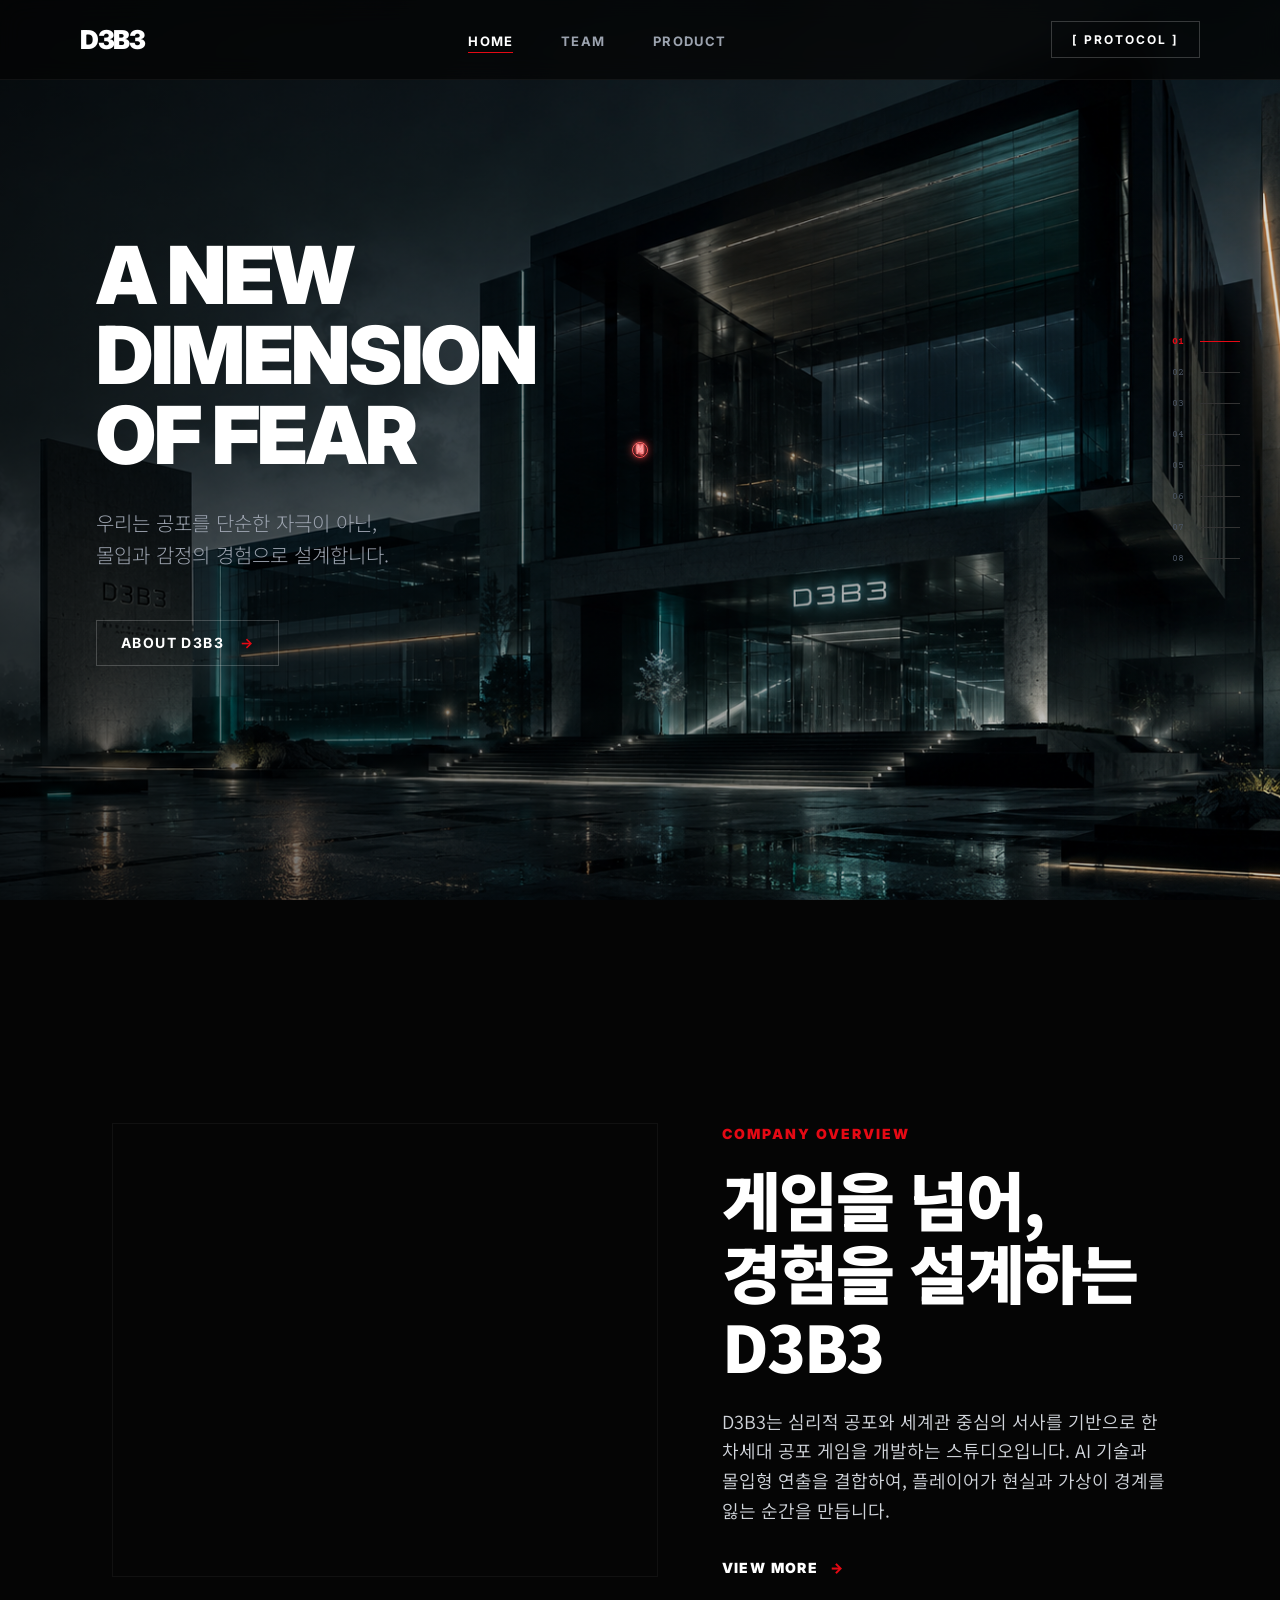
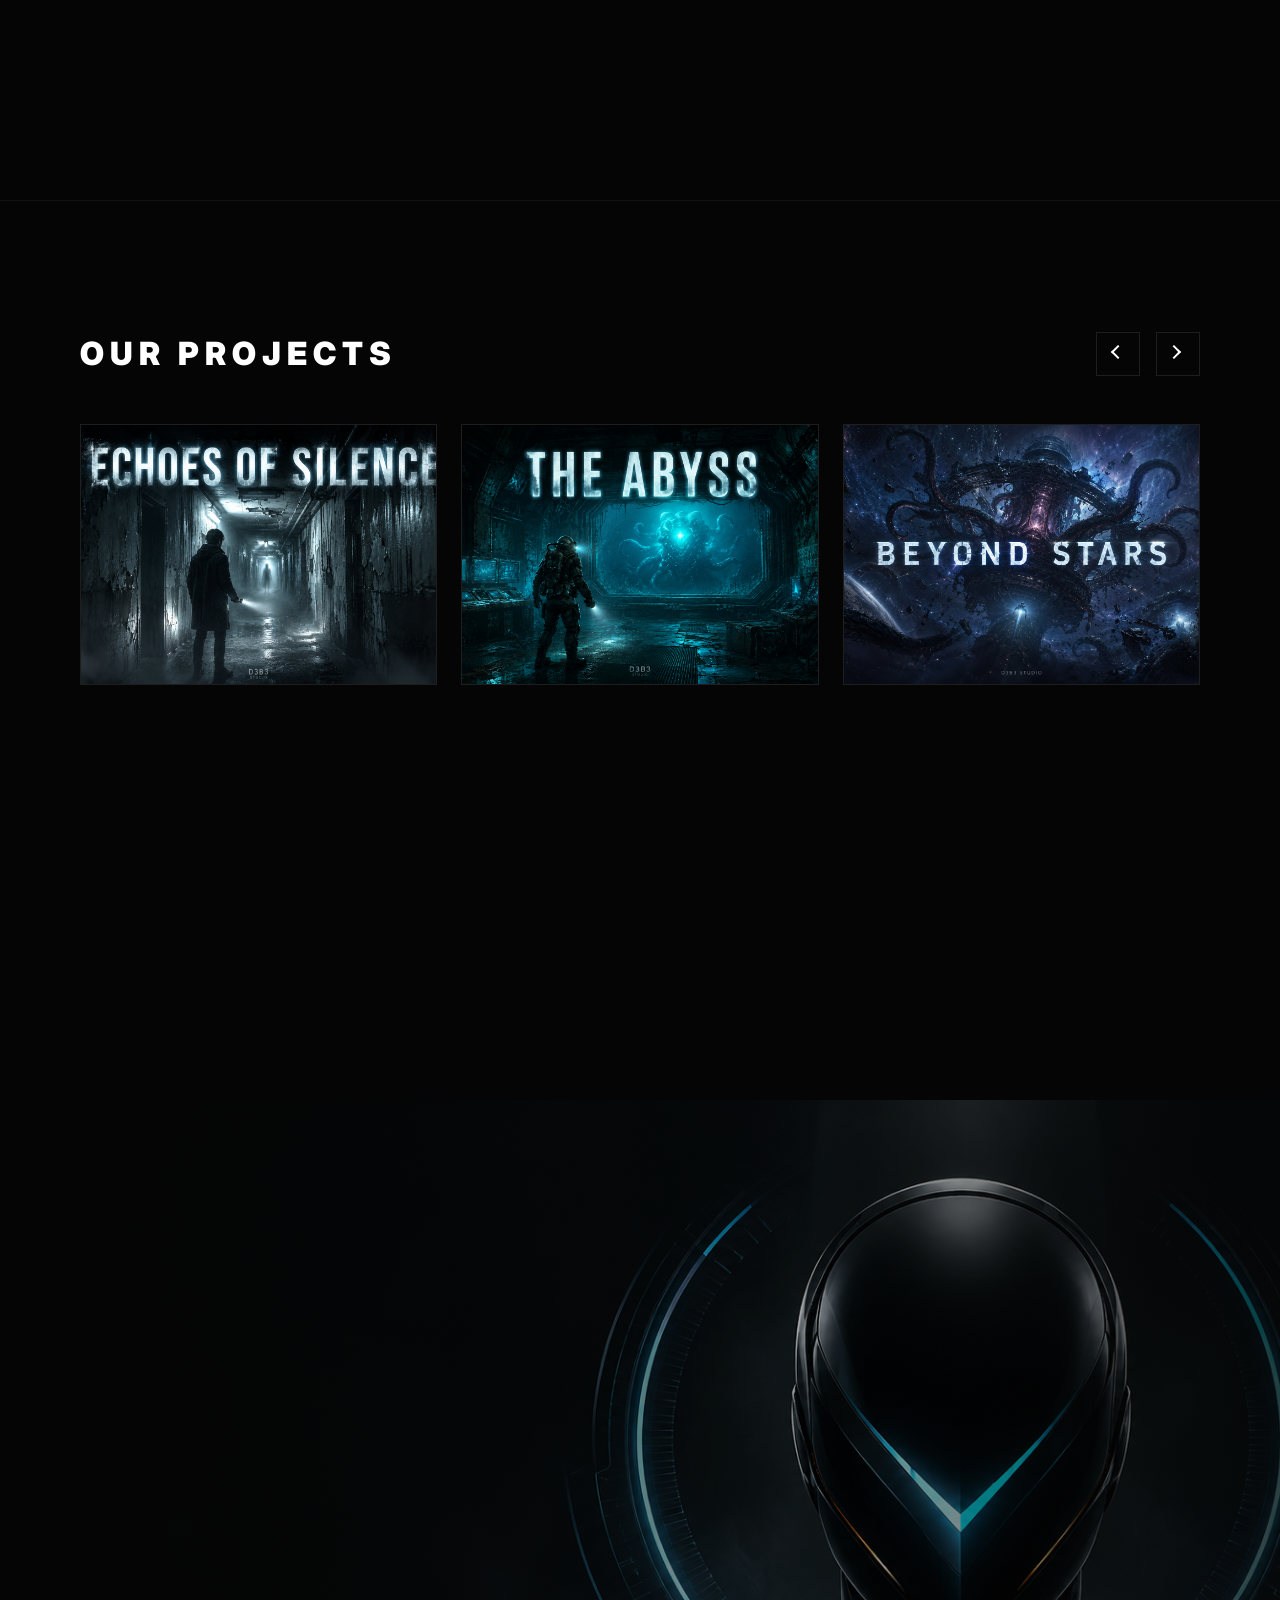
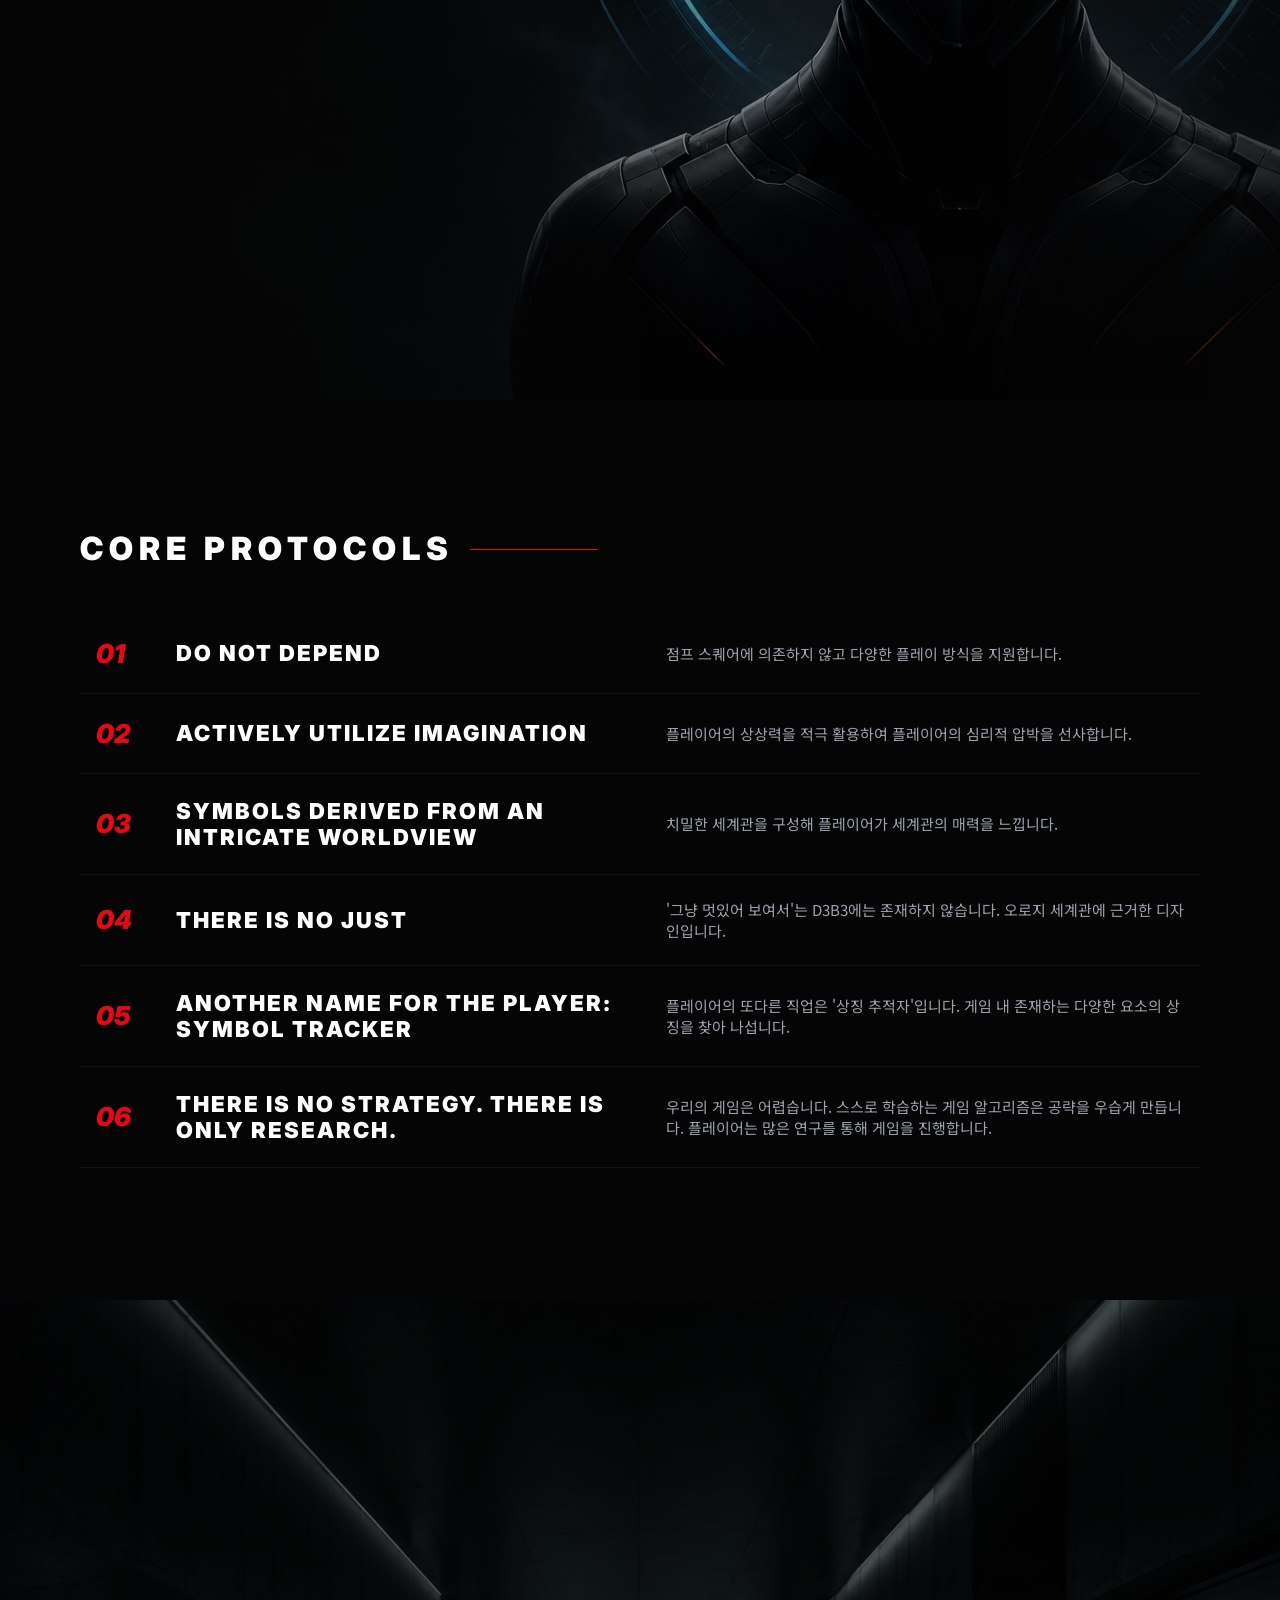
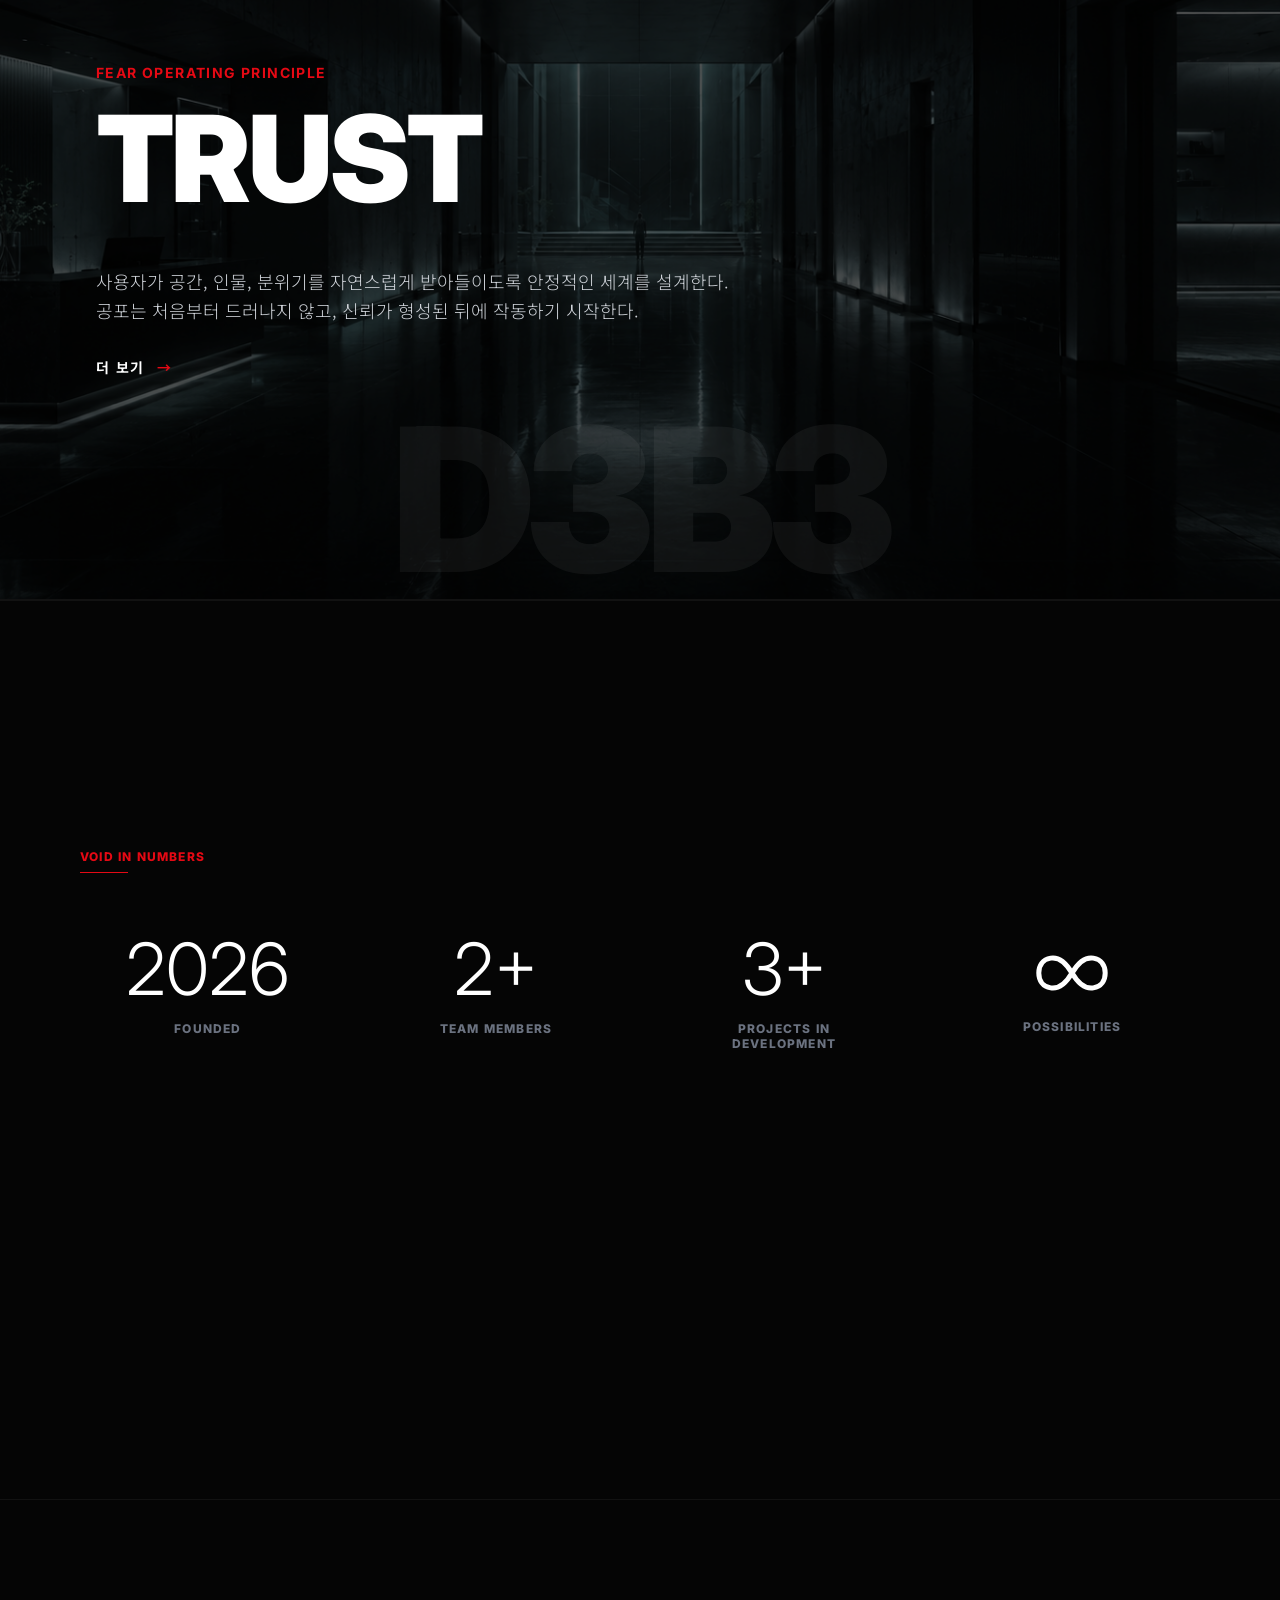
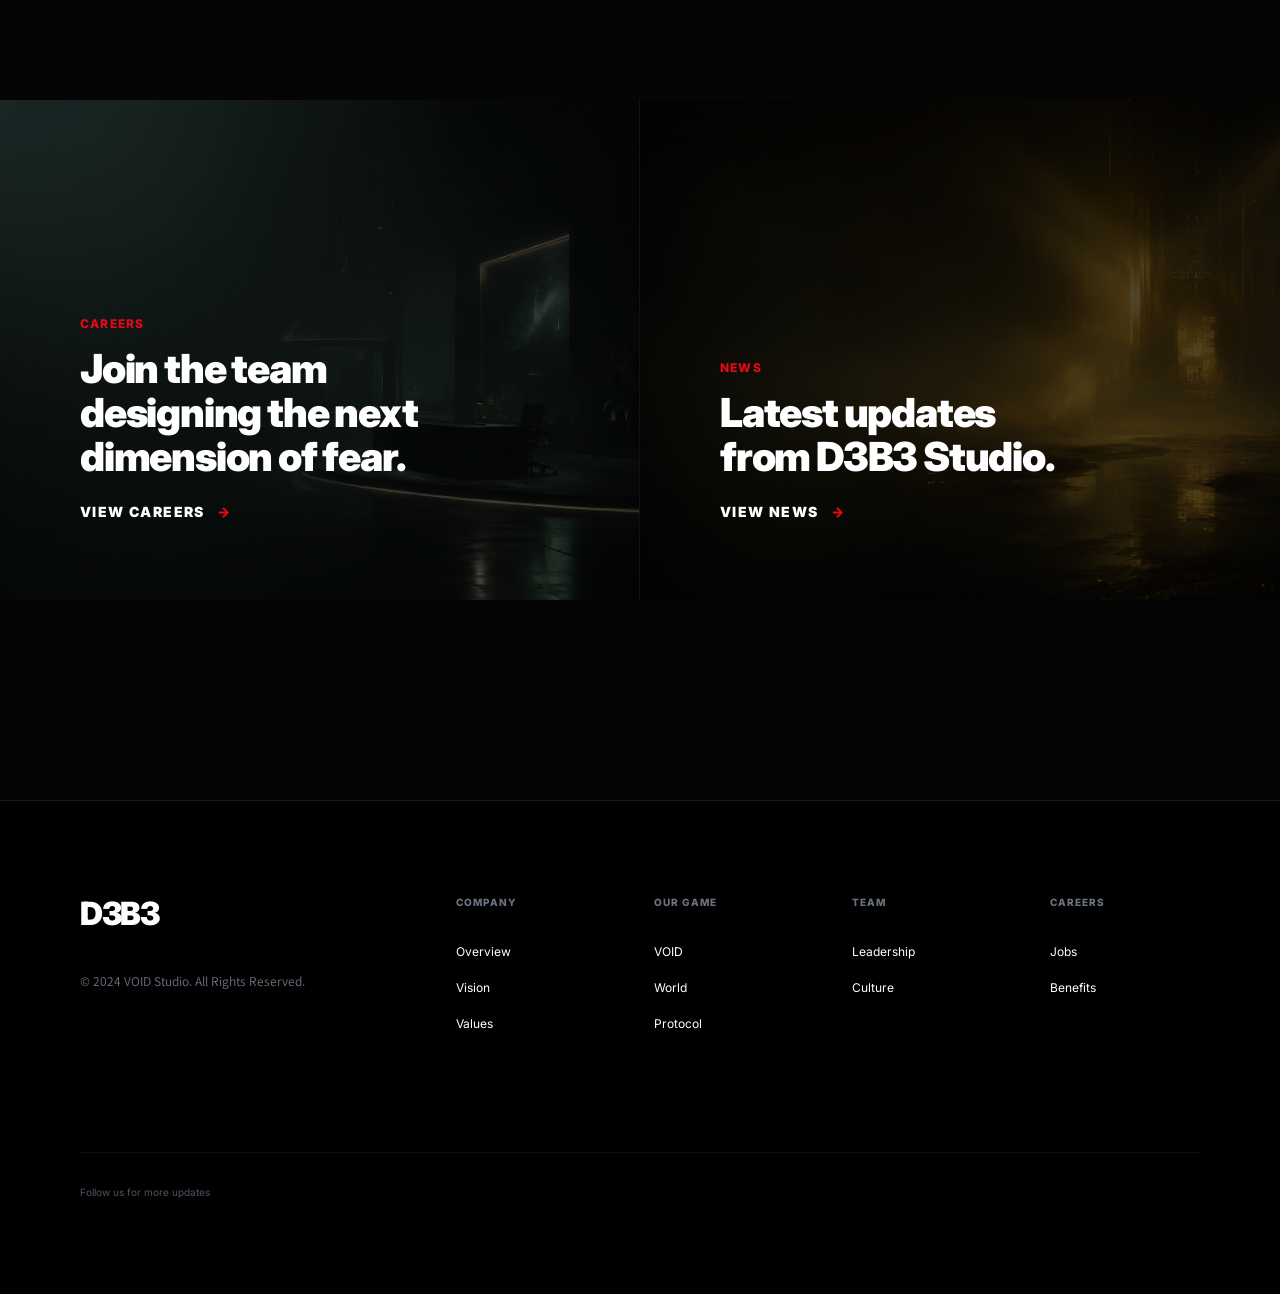
<file: index.html>
<!DOCTYPE html>
<html lang="ko">
<head>
    <meta charset="UTF-8">
    <meta name="viewport" content="width=device-width, initial-scale=1.0">
    <title>D3B3 Studio | A New Dimension of Fear</title>
    <!-- Google Fonts -->
    <link rel="preconnect" href="https://fonts.googleapis.com">
    <link rel="preconnect" href="https://fonts.gstatic.com" crossorigin>
    <link href="https://fonts.googleapis.com/css2?family=Inter:wght@300;400;500;600;700;800;900&family=Noto+Sans+KR:wght@300;400;500;700;900&family=Courier+Prime:wght@400;700&display=swap" rel="stylesheet">
    <!-- Main stylesheet -->
    <link rel="stylesheet" href="index.css">
    <!-- Meta tags for SEO -->
    <meta name="description" content="D3B3 Studio는 심리적 공포와 세계관 중심의 서사를 기반으로 한 차세대 공포 게임을 개발하는 스튜디오입니다. AI 기술과 몰입형 연출로 새로운 차원의 공포를 선사합니다.">
    <meta name="keywords" content="D3B3, VOID Studio, 공포 게임, 호러 게임, Horror Game, Indie Game, Psychological Horror">
    <meta property="og:title" content="D3B3 Studio | A New Dimension of Fear">
    <meta property="og:description" content="우리는 공포를 단순한 자극이 아닌, 몰입과 감정의 경험으로 설계합니다.">
    <meta property="og:type" content="website">
</head>
<body>

    <!-- Sticky Header -->
    <nav class="navigation">
        <div class="nav-brand">D3B3</div>
        <ul class="nav-links">
            <li><a href="index.html" class="nav-link active">HOME</a></li>
            <li><a href="RELICS.html" class="nav-link">TEAM</a></li>
            <li><a href="product.html" class="nav-link">PRODUCT</a></li>
        </ul>
        <a href="index.html#cta" class="nav-button">[ PROTOCOL ]</a>
    </nav>

    <!-- Scroll-Linked Indicators (Float Right) -->
    <div class="side-indicators">
        <div class="indicator active" data-sec="hero">
            <span class="ind-num">01</span>
            <span class="ind-line"></span>
        </div>
        <div class="indicator" data-sec="company">
            <span class="ind-num">02</span>
            <span class="ind-line"></span>
        </div>
        <div class="indicator" data-sec="projects">
            <span class="ind-num">03</span>
            <span class="ind-line"></span>
        </div>
        <div class="indicator" data-sec="our-game">
            <span class="ind-num">04</span>
            <span class="ind-line"></span>
        </div>
        <div class="indicator" data-sec="protocols">
            <span class="ind-num">05</span>
            <span class="ind-line"></span>
        </div>
        <div class="indicator" data-sec="fear-principles">
            <span class="ind-num">06</span>
            <span class="ind-line"></span>
        </div>
        <div class="indicator" data-sec="stats">
            <span class="ind-num">07</span>
            <span class="ind-line"></span>
        </div>
        <div class="indicator" data-sec="cta">
            <span class="ind-num">08</span>
            <span class="ind-line"></span>
        </div>
    </div>

    <!-- Main Container -->
    <main class="main-content">

        <!-- 01 Hero Section -->
        <section id="hero" class="section hero-section scroll-target" aria-label="D3B3 Hero">
            <div class="hero-bg" aria-hidden="true">
                <img src="assets/main-hero.png" alt="D3B3 Studio Hero Background">
            </div>
            <div class="dark-overlay" aria-hidden="true"></div>

            <div class="hero-content content-container reveal">
                <h1 class="hero-title">A NEW<br>DIMENSION<br>OF FEAR</h1>
                <p class="hero-desc" data-i18n="hero-desc">우리는 공포를 단순한 자극이 아닌,<br>몰입과 감정의 경험으로 설계합니다.</p>
                <a href="#company" class="hero-cta btn border-btn">
                    <span>ABOUT D3B3</span>
                    <span class="arrow">→</span>
                </a>
            </div>
        </section>

        <!-- 02 Company Overview Section -->
        <section id="company" class="section company-section scroll-target">
            <div class="content-container grid-two-col">
                <div class="company-visual reveal">
                    <div class="stairs-wrapper">
                        <video src="assets/company overview.mp4" alt="VOID Stairs" class="stairs-img" playsinline muted loop autoplay></video>

                    </div>
                </div>
                <div class="company-text reveal">
                    <span class="section-tag" data-i18n="tag-overview">COMPANY OVERVIEW</span>
                    <h2 class="section-title" data-i18n="overview-title">게임을 넘어,<br>경험을 설계하는 D3B3</h2>
                    <p class="section-desc" data-i18n="overview-desc">
                        D3B3는 심리적 공포와 세계관 중심의 서사를 기반으로 한 차세대 공포 게임을 개발하는 스튜디오입니다. AI 기술과 몰입형 연출을 결합하여, 플레이어가 현실과 가상이 경계를 잃는 순간을 만듭니다.
                    </p>
                                        <a href="#projects" class="btn-text" data-video="assets/company overview.mp4">
                        <span data-i18n="btn-viewmore">VIEW MORE</span>
                        <span class="arrow">→</span>
                    </a>
                </div>
            </div>
        </section>

        <!-- 03 Our Projects Section (Visual Grid & Text Details Combined) -->
        <section id="projects" class="section projects-section scroll-target">
            <div class="content-container">
                <div class="section-header reveal">
                    <h2 class="projects-main-title" data-i18n="projects-header-title">OUR PROJECTS</h2>
                    <div class="carousel-nav">
                        <button class="nav-arrow prev" aria-label="Previous Projects">
                            <span class="figma-arrow-button" aria-hidden="true">
                                <span class="figma-arrow-frame">
                                    <span class="figma-arrow-shape"></span>
                                </span>
                            </span>
                        </button>
                        <button class="nav-arrow next" aria-label="Next Projects">
                            <span class="figma-arrow-button" aria-hidden="true">
                                <span class="figma-arrow-frame">
                                    <span class="figma-arrow-shape"></span>
                                </span>
                            </span>
                        </button>
                    </div>
                </div>

                <div class="projects-grid reveal">
                    <!-- Project Card 1 -->
                    <div class="project-card">
                        <div class="card-img-wrapper">
                            <img src="assets/OUR PROJECTS1.png" alt="Echoes of Silence"/>
                        </div>
                        <div class="card-hover-overlay">
                            <span class="card-tag" data-i18n="tag-echoes">PSYCHOLOGICAL HORROR</span>
                            <h3 class="card-title">ECHOES OF SILENCE</h3>
                        </div>
                    </div>
                    <!-- Project Card 2 -->
                    <div class="project-card">
                        <div class="card-img-wrapper">
                            <img src="assets/OUR PROJECTS2.png" alt="The Abyss"/>
                        </div>
                        <div class="card-hover-overlay">
                            <span class="card-tag" data-i18n="tag-abyss">SURVIVAL HORROR</span>
                            <h3 class="card-title">THE ABYSS</h3>
                        </div>
                    </div>
                    <!-- Project Card 3 -->
                    <div class="project-card">
                        <div class="card-img-wrapper">
                            <img src="assets/OUR PROJECTS3.png" alt="Beyond Stars"/>
                        </div>
                        <div class="card-hover-overlay">
                            <span class="card-tag" data-i18n="tag-beyond">COSMIC HORROR</span>
                            <h3 class="card-title">BEYOND STARS</h3>
                        </div>
                    </div>
                </div>

                <!-- Project details integrated here -->
                <div class="details-grid reveal mt-24">
                    <!-- Detail Card 1 -->
                    <div class="detail-card">
                        <h3 class="detail-title">ECHOES OF SILENCE</h3>
                        <p class="detail-desc" data-i18n="details-echoes-desc">
                            환청과 침묵이 반복되는 폐쇄 시설. 플레이어는 사라진 사람들의 목소리를 따라 기억 속에 숨겨진 진실을 추적합니다.
                            <br><br>
                            소리 / 반복 / 고립 / 기억
                        </p>
                        <a href="#" class="detail-link">
                            <span data-i18n="btn-viewdetails">VIEW DETAILS</span>
                            <span class="arrow">→</span>
                        </a>
                    </div>
                    <!-- Detail Card 2 -->
                    <div class="detail-card">
                        <h3 class="detail-title">THE ABYSS</h3>
                        <p class="detail-desc" data-i18n="details-abyss-desc">
                            심해 연구 기지 아래에서 깨어난 미지의 존재. 플레이어는 한정된 산소와 어둠 속에서 인간이 이해할 수 없는 심연과 마주합니다.
                            <br><br>
                            고립 / 생존 / 압박 / 미지
                        </p>
                        <a href="#" class="detail-link">
                            <span data-i18n="btn-viewdetails">VIEW DETAILS</span>
                            <span class="arrow">→</span>
                        </a>
                    </div>
                    <!-- Detail Card 3 -->
                    <div class="detail-card">
                        <h3 class="detail-title">BEYOND STARS</h3>
                        <p class="detail-desc" data-i18n="details-beyond-desc">
                            우주 너머에서 도착한 마지막 신호. 플레이어는 파괴된 우주 정거장에서 인류가 접촉해서는 안 되는 존재의 흔적을 발견합니다.
                            <br><br>
                            우주 / 신호 / 접촉 / 초월
                        </p>
                        <a href="#" class="detail-link">
                            <span data-i18n="btn-viewdetails">VIEW DETAILS</span>
                            <span class="arrow">→</span>
                        </a>
                    </div>
                </div>
            </div>
        </section>

        <!-- 05 Our Game Section (D3B3 Profile) -->
        <section id="our-game" class="section ourgame-section scroll-target">
            <div class="ourgame-bg">
                <img src="assets/OUR%20GAME.png" alt="D3B3 World"/>
            </div>
            <div class="ourgame-gradient"></div>
            <div class="content-container ourgame-content reveal">
                <span class="section-tag" data-i18n="tag-ourgame">OUR GAME</span>
                <h2 class="ourgame-title">D3B3</h2>
                <p class="ourgame-desc" data-i18n="ourgame-desc">
                    AI가 만든 낙원 속에서 플레이어는 오류를 발견하고, 탈출을 시도하는 순간, 낙원은 적대적인 공간으로 변합니다.
                </p>
                
                <div class="ourgame-tags">
                    <span class="game-tag" data-i18n="game-tag-1">PSYCHOLOGICAL HORROR</span>
                    <span class="game-tag" data-i18n="game-tag-2">SURVIVAL ESCAPE</span>
                    <span class="game-tag" data-i18n="game-tag-3">SINGLE PLAYER</span>
                </div>

                <div class="platforms-wrapper">
                    <span class="platforms-label" data-i18n="platforms-title">PLATFORMS</span>
                    <div class="platforms-list">
                        <span class="platform-item">PC</span>
                        <span class="platform-item">PS5</span>
                        <span class="platform-item">XBOX</span>
                    </div>
                </div>
            </div>
        </section>

        <!-- 06 Core Protocols Section -->
        <section id="protocols" class="section protocols-section scroll-target">
            <div class="content-container">
                <div class="protocols-header reveal">
                    <h2 class="protocols-title" data-i18n="protocols-title-main">CORE PROTOCOLS</h2>
                    <span class="red-line"></span>
                </div>

                <div class="protocols-list reveal">
                    <!-- Protocol Item 1 -->
                    <div class="protocol-item">
                        <div class="proto-num">01</div>
                        <div class="proto-name">DO NOT DEPEND</div>
                        <div class="proto-desc" data-i18n="proto-desc-1">점프 스퀘어에 의존하지 않고 다양한 플레이 방식을 지원합니다.</div>
                    </div>
                    <!-- Protocol Item 2 -->
                    <div class="protocol-item">
                        <div class="proto-num">02</div>
                        <div class="proto-name">ACTIVELY UTILIZE IMAGINATION</div>
                        <div class="proto-desc" data-i18n="proto-desc-2">플레이어의 상상력을 적극 활용하여 플레이어의 심리적 압박을 선사합니다.</div>
                    </div>
                    <!-- Protocol Item 3 -->
                    <div class="protocol-item">
                        <div class="proto-num">03</div>
                        <div class="proto-name">SYMBOLS DERIVED FROM AN INTRICATE WORLDVIEW</div>
                        <div class="proto-desc" data-i18n="proto-desc-3">치밀한 세계관을 구성해 플레이어가 세계관의 매력을 느낍니다.</div>
                    </div>
                    <!-- Protocol Item 4 -->
                    <div class="protocol-item">
                        <div class="proto-num">04</div>
                        <div class="proto-name">THERE IS NO JUST</div>
                        <div class="proto-desc" data-i18n="proto-desc-4">'그냥 멋있어 보여서'는 D3B3에는 존재하지 않습니다. 오로지 세계관에 근거한 디자인입니다.</div>
                    </div>
                    <!-- Protocol Item 5 -->
                    <div class="protocol-item">
                        <div class="proto-num">05</div>
                        <div class="proto-name">ANOTHER NAME FOR THE PLAYER: SYMBOL TRACKER</div>
                        <div class="proto-desc" data-i18n="proto-desc-5">플레이어의 또다른 직업은 '상징 추적자'입니다. 게임 내 존재하는 다양한 요소의 상징을 찾아 나섭니다.</div>
                    </div>
                    <!-- Protocol Item 6 -->
                    <div class="protocol-item">
                        <div class="proto-num">06</div>
                        <div class="proto-name">THERE IS NO STRATEGY. THERE IS ONLY RESEARCH.</div>
                        <div class="proto-desc" data-i18n="proto-desc-6">우리의 게임은 어렵습니다. 스스로 학습하는 게임 알고리즘은 공략을 우습게 만듭니다. 플레이어는 많은 연구를 통해 게임을 진행합니다.</div>
                    </div>
                </div>
            </div>
        </section>

        <!-- 07 Fear Operating Principles (Vertical scrolling segments) -->
        <section id="fear-principles" class="fear-principles-container scroll-target">
            <!-- Part 1: TRUST -->
            <div class="fear-segment scroll-target" id="fear-trust">
                <div class="segment-bg">
                    <img src="assets/FEAR%20OPERATING%20PRINCIPLE1.png" alt="Trust Background"/>
                </div>
                <div class="segment-overlay"></div>
                <div class="giant-bg-text">D3B3</div>
                <div class="content-container segment-content reveal">
                    <span class="section-tag" data-i18n="tag-fear-principle">FEAR OPERATING PRINCIPLE</span>
                    <h2 class="segment-title">Trust</h2>
                    <p class="segment-desc" data-i18n="fear-trust-desc">
                        사용자가 공간, 인물, 분위기를 자연스럽게 받아들이도록 안정적인 세계를 설계한다.<br>
                        공포는 처음부터 드러나지 않고, 신뢰가 형성된 뒤에 작동하기 시작한다.
                    </p>
                                        <a href="#" class="btn-text" data-video="assets/fear1.mp4">
                        <span data-i18n="btn-readmore">더 보기</span>
                        <span class="arrow">→</span>
                    </a>
                </div>
            </div>

            <!-- Part 2: DOUBT -->
            <div class="fear-segment scroll-target" id="fear-doubt">
                <div class="segment-bg">
                    <img src="assets/FEAR%20OPERATING%20PRINCIPLE2.png" alt="Doubt Background"/>
                </div>
                <div class="segment-overlay"></div>
                <div class="giant-bg-text">D3B3</div>
                <div class="content-container segment-content reveal">
                    <span class="section-tag" data-i18n="tag-fear-principle">FEAR OPERATING PRINCIPLE</span>
                    <h2 class="segment-title">Doubt</h2>
                    <p class="segment-desc" data-i18n="fear-doubt-desc">
                        반복되는 소리, 어긋난 기억, 부자연스러운 시선, 깨진 신호를 통해 사용자가 세계를 의심하게 만든다.<br>
                        이 단계에서 공포는 직접 나타나지 않고 불안으로 자란다.
                    </p>
                                            <a href="#" class="btn-text" data-video="assets/fear2.mp4">
                        <span data-i18n="btn-readmore">더 보기</span>
                        <span class="arrow">→</span>
                    </a>
                </div>
            </div>

            <!-- Part 3: RESISTANCE -->
            <div class="fear-segment scroll-target" id="fear-resistance">
                <div class="segment-bg">
                    <img src="assets/FEAR%20OPERATING%20PRINCIPLE3.png" alt="Resistance Background"/>
                </div>
                <div class="segment-overlay"></div>
                <div class="giant-bg-text">D3B3</div>
                <div class="content-container segment-content reveal">
                    <span class="section-tag" data-i18n="tag-fear-principle">FEAR OPERATING PRINCIPLE</span>
                    <h2 class="segment-title">Resistance</h2>
                    <p class="segment-desc" data-i18n="fear-resistance-desc">
                        사용자가 진실에 가까워지거나 벗어나려는 순간, 공간, 인물, 시스템이 동시에 반응한다.<br>
                        공포는 하나의 위협이 아니라, 세계 전체가 나를 밀어내는 경험으로 완성된다.
                    </p>
                                            <a href="#" class="btn-text" data-video="assets/fear3.mp4">
                        <span data-i18n="btn-readmore">더 보기</span>
                        <span class="arrow">→</span>
                    </a>
                </div>
            </div>
        </section>

        <!-- 08 Stats Section -->
        <section id="stats" class="section stats-section scroll-target">
            <div class="content-container reveal">
                <div class="stats-header">
                    <span class="stats-tag" data-i18n="stats-tag">VOID IN NUMBERS</span>
                    <span class="red-divider"></span>
                </div>
                <div class="stats-grid">
                    <div class="stats-item">
                        <span class="stats-number">2026</span>
                        <span class="stats-label" data-i18n="stats-founded">FOUNDED</span>
                    </div>
                    <div class="stats-item">
                        <span class="stats-number">2+</span>
                        <span class="stats-label" data-i18n="stats-team">TEAM MEMBERS</span>
                    </div>
                    <div class="stats-item">
                        <span class="stats-number">3+</span>
                        <span class="stats-label" data-i18n="stats-projects">PROJECTS IN DEVELOPMENT</span>
                    </div>
                    <div class="stats-item icon-item">
                        <div class="possibilities-icon" aria-label="Possibilities Icon">
                            <svg class="possibilities-infinity" width="72" height="44" viewBox="0 0 72 44" fill="none" xmlns="http://www.w3.org/2000/svg" aria-hidden="true">
                                <path d="M35.96 22C29.1 10.2 22.2 5.9 14.65 7.1C6.8 8.35 2.8 14.6 2.8 22C2.8 29.4 6.8 35.65 14.65 36.9C22.2 38.1 29.1 33.8 35.96 22ZM36.04 22C42.9 10.2 49.8 5.9 57.35 7.1C65.2 8.35 69.2 14.6 69.2 22C69.2 29.4 65.2 35.65 57.35 36.9C49.8 38.1 42.9 33.8 36.04 22Z" stroke="white" stroke-width="5" stroke-linecap="round" stroke-linejoin="round"/>
                            </svg>
                        </div>
                        <span class="stats-label" data-i18n="stats-possibilities">POSSIBILITIES</span>
                    </div>
                </div>
            </div>
        </section>

        <!-- 09 CTA Cards -->
        <section id="cta" class="section cta-section scroll-target">
            <div class="cta-grid">
                <!-- Careers Card -->
                <div class="cta-card reveal">
                    <div class="cta-bg">
                        <img src="assets/CAREERS.png" alt="Careers CTA Background"/>
                    </div>
                    <div class="cta-overlay"></div>
                    <div class="cta-content">
                        <span class="cta-tag" data-i18n="tag-careers-small">CAREERS</span>
                        <h3 class="cta-title" data-i18n="careers-cta-title">
                            Join the team<br>designing the next<br>dimension of fear.
                        </h3>
                        <a href="#" class="btn-text">
                            <span data-i18n="btn-viewcareers">VIEW CAREERS</span>
                            <span class="arrow">→</span>
                        </a>
                    </div>
                </div>

                <!-- News Card -->
                <div class="cta-card reveal">
                    <div class="cta-bg">
                        <img src="assets/NEWS.png" alt="News CTA Background"/>
                    </div>
                    <div class="cta-overlay"></div>
                    <div class="cta-content">
                        <span class="cta-tag" data-i18n="tag-news-small">NEWS</span>
                        <h3 class="cta-title" data-i18n="news-cta-title">
                            Latest updates<br>from D3B3 Studio.
                        </h3>
                        <a href="#" class="btn-text">
                            <span data-i18n="btn-viewnews">VIEW NEWS</span>
                            <span class="arrow">→</span>
                        </a>
                    </div>
                </div>
            </div>
        </section>

    </main>

    <!-- Footer -->
    <footer class="main-footer" id="footer">
        <div class="content-container">
            <div class="footer-top">
                <div class="footer-info">
                    <h2 class="footer-logo">D3B3</h2>
                    <p class="copyright">© 2024 VOID Studio. All Rights Reserved.</p>
                </div>
                <div class="footer-links-grid">
                    <div class="links-col">
                        <h4 class="col-title" data-i18n="foot-col-1">COMPANY</h4>
                        <ul>
                            <li><a href="#" data-i18n="foot-company-1">Overview</a></li>
                            <li><a href="#" data-i18n="foot-company-2">Vision</a></li>
                            <li><a href="#" data-i18n="foot-company-3">Values</a></li>
                        </ul>
                    </div>
                    <div class="links-col">
                        <h4 class="col-title" data-i18n="foot-col-2">OUR GAME</h4>
                        <ul>
                            <li><a href="#" data-i18n="foot-game-1">VOID</a></li>
                            <li><a href="#" data-i18n="foot-game-2">World</a></li>
                            <li><a href="#" data-i18n="foot-game-3">Protocol</a></li>
                        </ul>
                    </div>
                    <div class="links-col">
                        <h4 class="col-title" data-i18n="foot-col-3">TEAM</h4>
                        <ul>
                            <li><a href="#" data-i18n="foot-team-1">Leadership</a></li>
                            <li><a href="#" data-i18n="foot-team-2">Culture</a></li>
                        </ul>
                    </div>
                    <div class="links-col">
                        <h4 class="col-title" data-i18n="foot-col-4">CAREERS</h4>
                        <ul>
                            <li><a href="#" data-i18n="foot-careers-1">Jobs</a></li>
                            <li><a href="#" data-i18n="foot-careers-2">Benefits</a></li>
                        </ul>
                    </div>
                </div>
            </div>
            
            <div class="footer-bottom">
                <div class="footer-bottom-left" data-i18n="foot-follow">Follow us for more updates</div>
                <div class="social-links">
                </div>
            </div>
        </div>
    </footer>

    <!-- Back to Top Button -->
    <button id="back-to-top" class="back-to-top-btn" aria-label="Scroll to top">
        <svg viewBox="0 0 24 24" fill="none" stroke="currentColor" stroke-width="2" width="14" height="14">
            <path d="M18 15l-6-6-6 6"/>
        </svg>
        <span class="btn-text">TO_SURFACE_</span>
    </button>

    <!-- Main javascript file -->
    <div id="video-modal" class="video-modal" aria-hidden="true">
  <div class="video-backdrop"></div>
  <video id="video-player" class="video-player" playsinline controls preload="metadata"></video>
</div>
<script src="index.js"></script>
<script src="matrix-effect.js"></script>

</body>
</html>
</file>
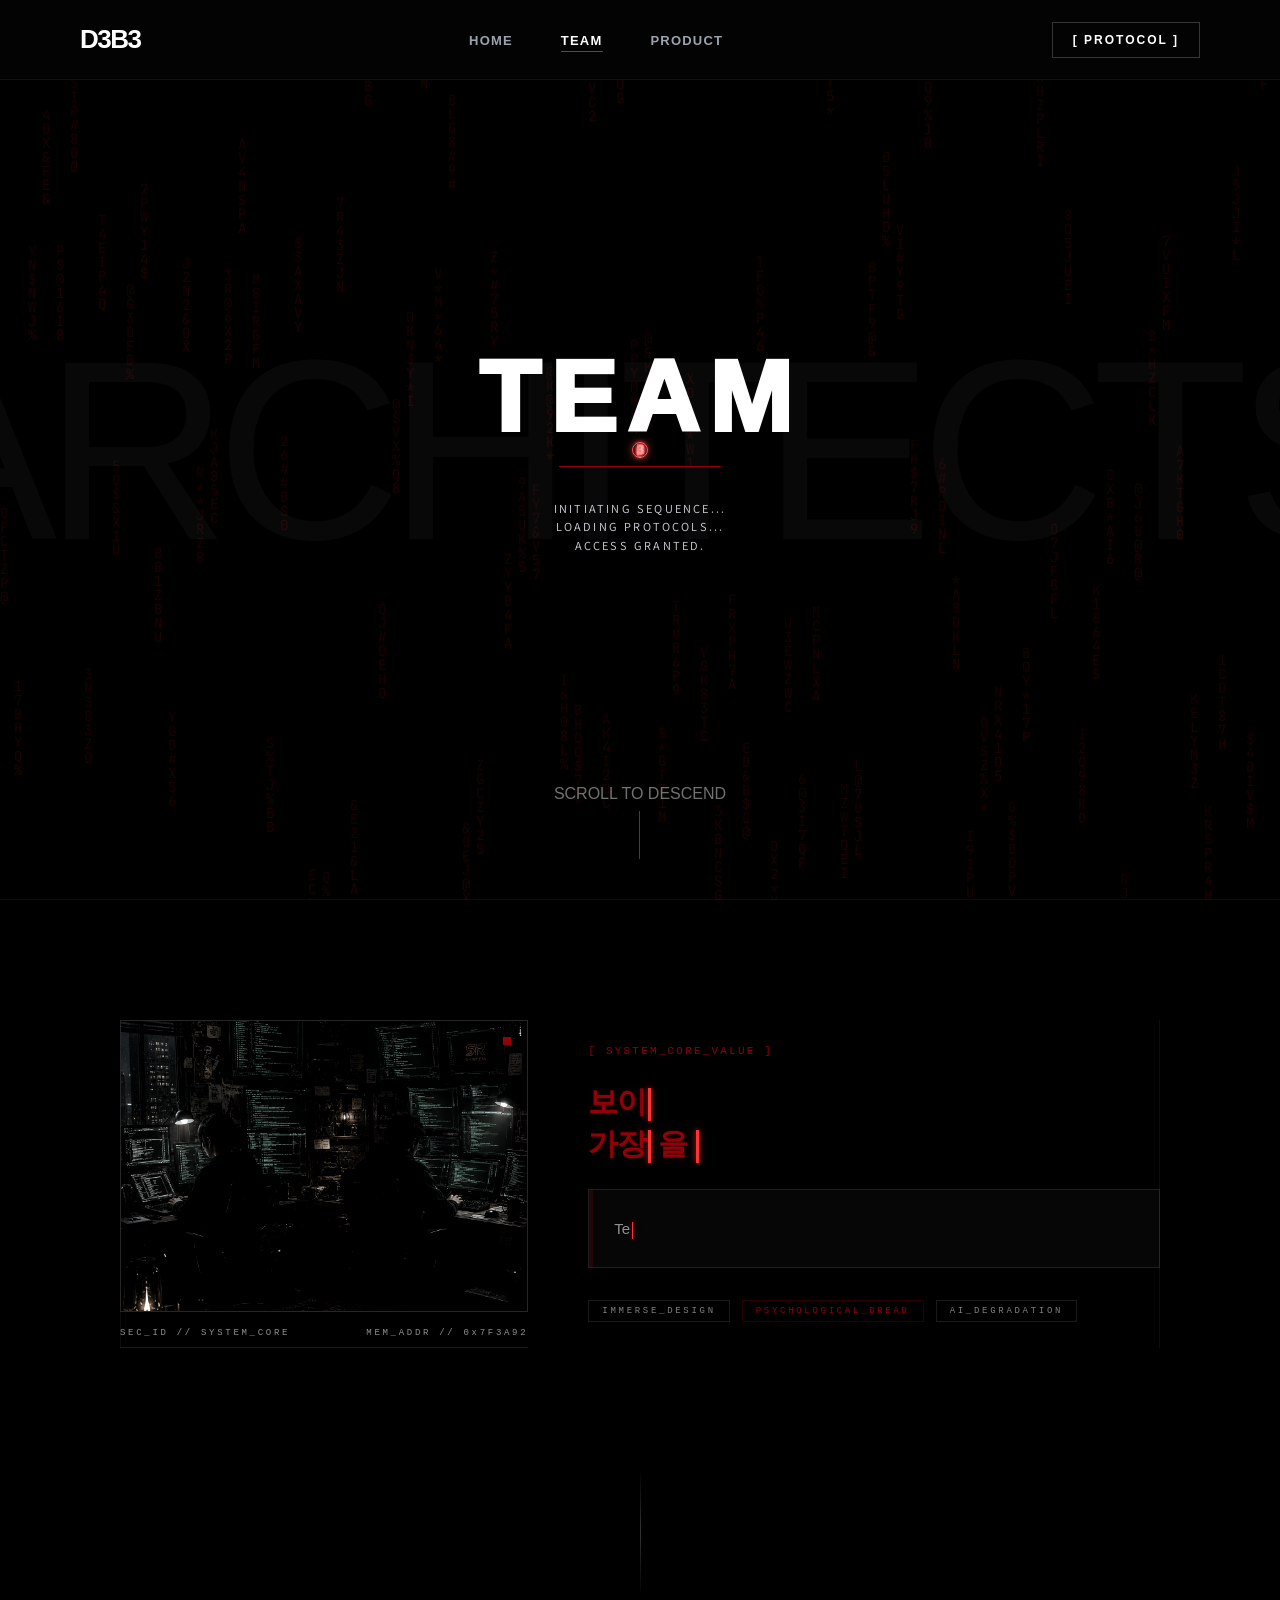
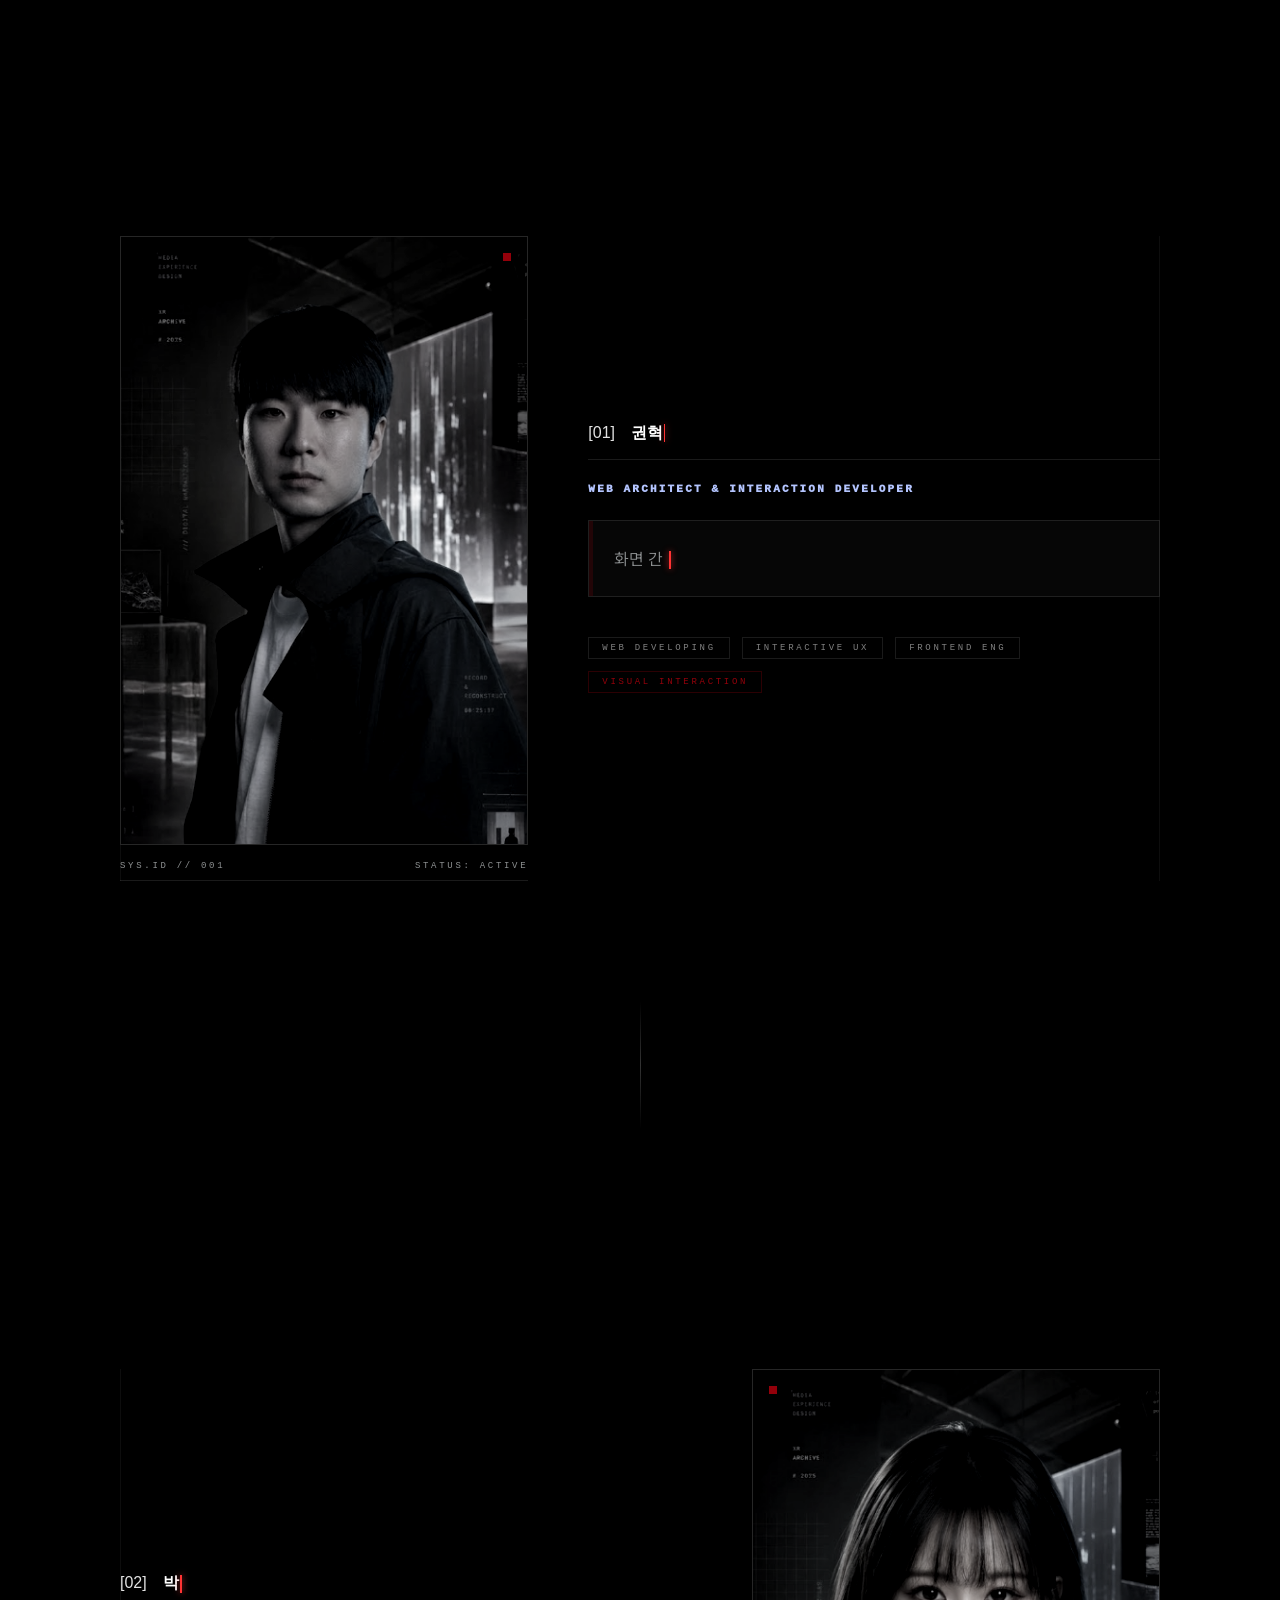
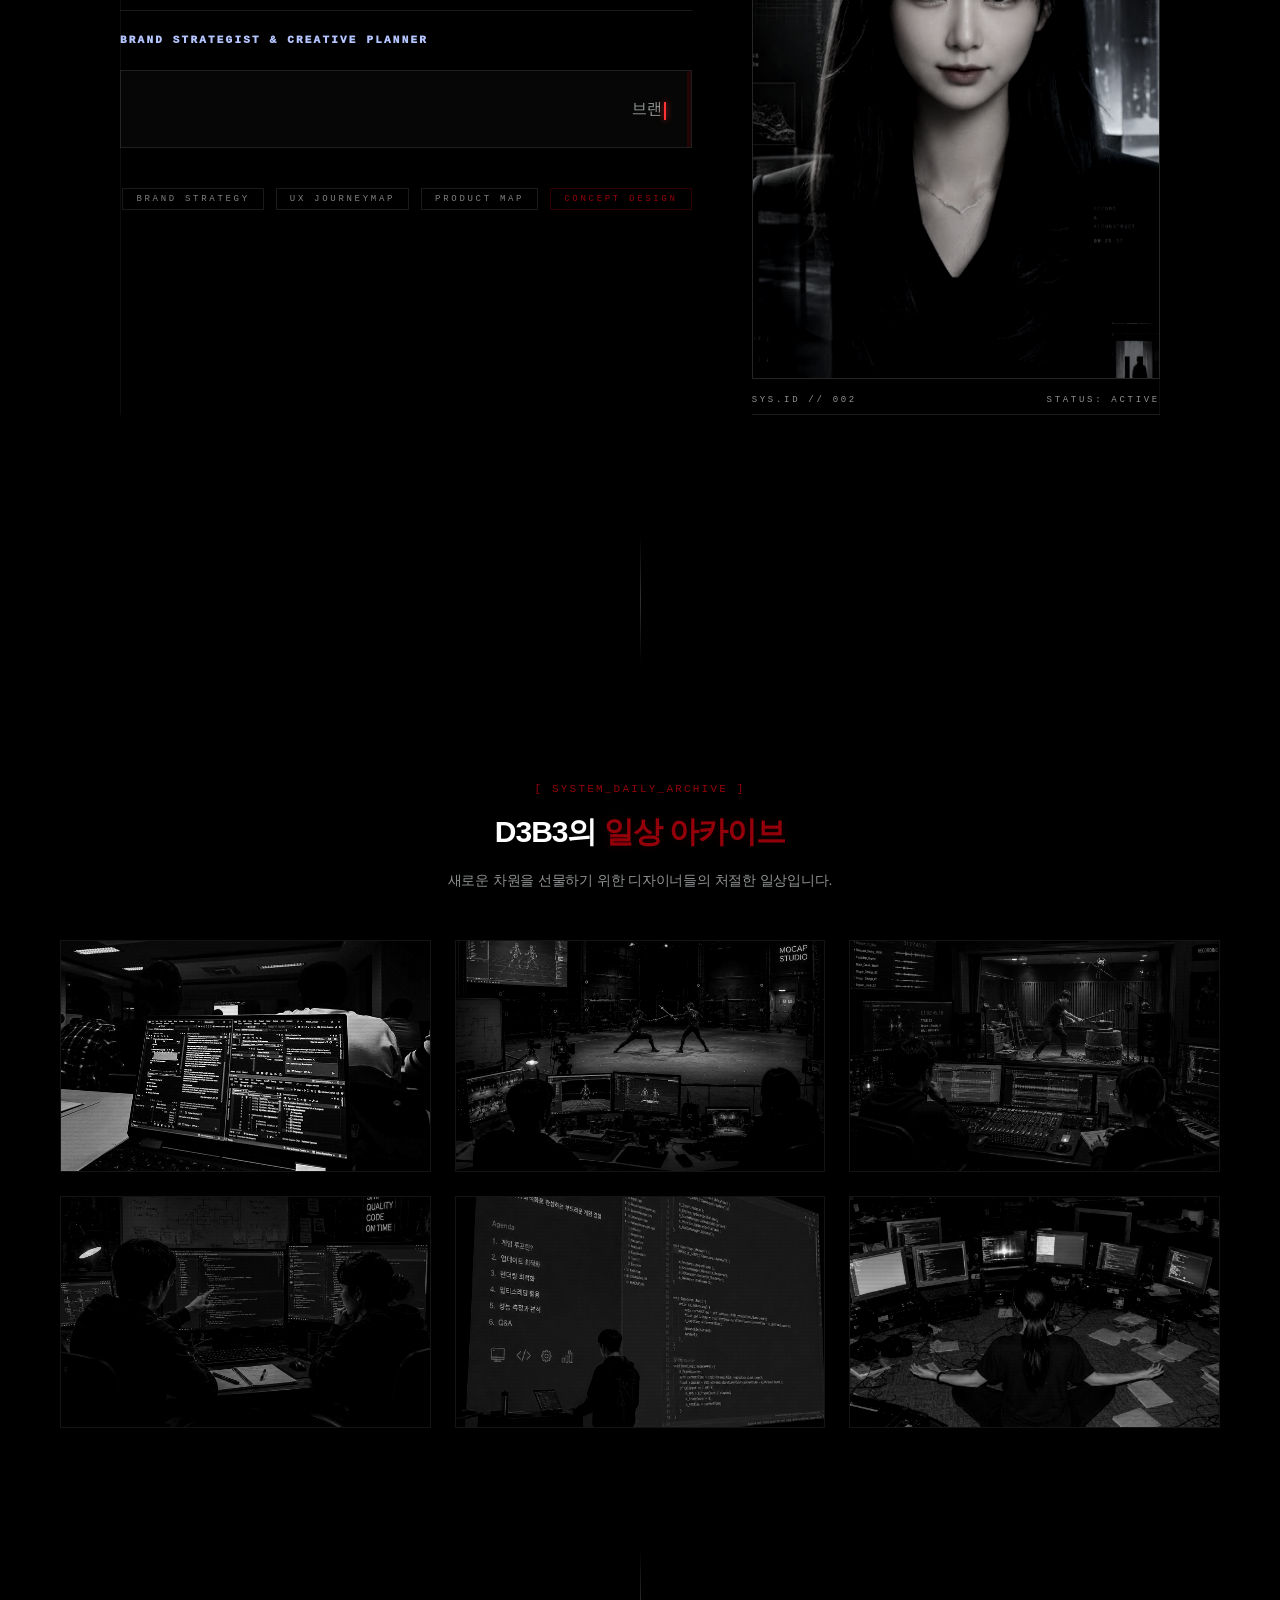
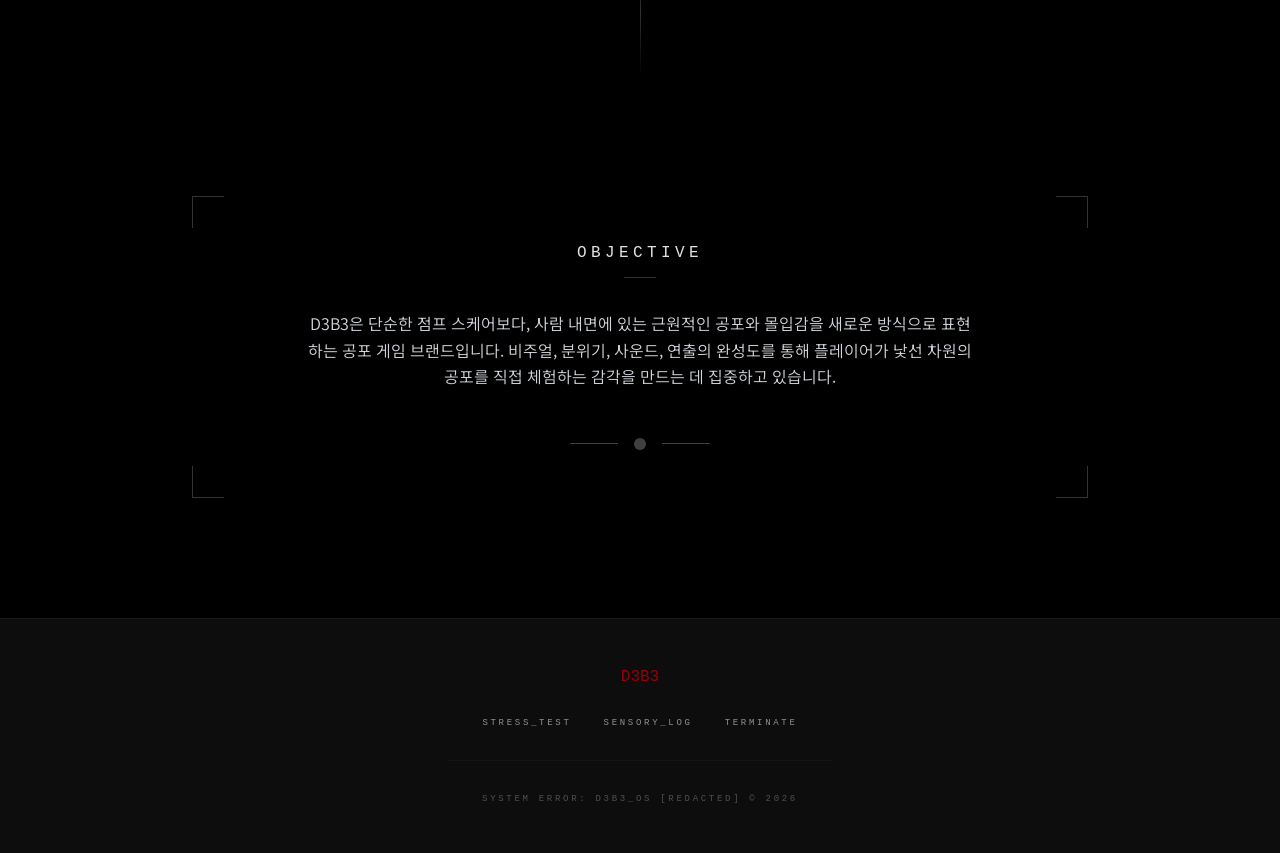
<file: RELICS.html>
<!DOCTYPE html>
<html lang="ko">

<head>
  <meta charset="UTF-8">
  <meta name="viewport" content="width=device-width, initial-scale=1.0">
  <title>D3B3 - ARCHITECTS (TEAM)</title>
  <meta name="description" content="VOID 게임을 설계한 아키텍트들. 세계와 감각의 디자이너들.">
  <link rel="preconnect" href="https://fonts.googleapis.com">
  <link rel="preconnect" href="https://fonts.gstatic.com" crossorigin>
  <link
    href="https://fonts.googleapis.com/css2?family=Bodoni+Moda:ital,opsz,wght@0,6..96,400..900;1,6..96,400..900&family=JetBrains+Mono:ital,wght@0,100..800;1,100..800&family=Noto+Sans+KR:wght@100..900&display=swap"
    rel="stylesheet">
  <link rel="stylesheet" href="index.css">
  <link rel="stylesheet" href="relics.css?v=1.4">
  <script src="typewriter.js" defer></script>
</head>

<body class="relics-body">

  <nav class="navigation">
    <div class="nav-brand">D3B3</div>
    <ul class="nav-links">
      <li><a href="index.html" class="nav-link">HOME</a></li>
      <li><a href="RELICS.html" class="nav-link active">TEAM</a></li>
      <li><a href="product.html" class="nav-link">PRODUCT</a></li>
    </ul>
    <a href="index.html#cta" class="nav-button">[ PROTOCOL ]</a>
  </nav>

  <!-- Main Hero Container -->
  <main class="relics-main">

    <!-- 01 Hero Section -->
    <section class="team-hero">
      <div class="bg-lines"></div>
      <div class="architects-bg">ARCHITECTS</div>

      <div class="team-hero-center">
        <h1 class="team-title">TEAM</h1>
        <div class="team-title-divider"></div>
        <div class="team-status uppercase kr-font">
          <p>INITIATING SEQUENCE...</p>
          <p>LOADING PROTOCOLS...</p>
          <p>ACCESS GRANTED.</p>
        </div>
      </div>

      <div class="scroll-indicator">
        <span class="uppercase tracking-widest text-small">SCROLL TO DESCEND</span>
        <div class="scroll-line"></div>
      </div>
    </section>

    <!-- 01.5 Team Values Section -->
    <section class="team-values-section">
      <div class="values-grid">
        <div class="bg-structural-left"></div>
        <div class="bg-structural-right"></div>
        
        <div class="values-image-col">
          <div class="values-image-box">
            <div class="corruption-indicator"></div>
            <img src="assets/room.png" alt="Void Room Simulation" class="values-image">
            <div class="blend-saturation"></div>
          </div>
          <div class="values-sys-info">
            <span>SEC_ID // SYSTEM_CORE</span>
            <span>MEM_ADDR // 0x7F3A92</span>
          </div>
        </div>

        <div class="values-text-col">
          <span class="values-tag uppercase tracking-widest text-small">[ SYSTEM_CORE_VALUE ]</span>
          <h2 class="values-heading kr-font uppercase">
            <typewriter-text speed="70" loop="false">보이지 않는 오류 속에서</typewriter-text><br>
            <span><typewriter-text speed="70" loop="false">가장 극단적인 공포와 몰입</typewriter-text></span><typewriter-text speed="70" loop="false">을 설계하다.</typewriter-text>
          </h2>
          <div class="values-desc-box">
            <div class="desc-overlay-border"></div>
            <p class="kr-font">
              <typewriter-text speed="40" loop="false">Team D3B3은 단순한 게임 시스템의 구현을 넘어, 플레이어가 가상 낙원이라고 믿었던 세계의 균열과 붕괴를 맞닥뜨릴 때 느끼는 원초적 공포와 심리적 불안을 설계합니다. 우리는 정해진 괴물이 튀어나오는 공포가 아닌, 규칙적인 행동 속의 미세한 어긋남, 일그러진 기억, 오작동하는 감시 체계를 통해 플레이어가 매 순간 세계를 의심하게 만드는 감각적 몰입을 최고의 가치로 삼습니다.</typewriter-text>
            </p>
          </div>
          <div class="values-meta-tags">
            <span class="tag">IMMERSE_DESIGN</span>
            <span class="tag tag-red">PSYCHOLOGICAL_DREAD</span>
            <span class="tag">AI_DEGRADATION</span>
          </div>
        </div>
      </div>
    </section>

    <!-- Divider Section -->
    <section class="divider-section">
      <div class="vertical-divider-long"></div>
    </section>

    <!-- 02 Member 1: Kwon Hyuk-min -->
    <section class="team-member-section">
      <div class="member-grid">
        <div class="bg-structural-left"></div>
        <div class="bg-structural-right"></div>

        <div class="member-image-col">
          <div class="member-image-box">
            <div class="corruption-indicator"></div>
            <img src="assets/kwon.png" alt="Kwon Hyuk-min" class="member-portrait">
            <div class="blend-saturation"></div>
          </div>
          <div class="member-sys-info border-b-subtle">
            <span>SYS.ID // 001</span>
            <span>STATUS: ACTIVE</span>
          </div>
        </div>

        <div class="member-text-col">
          <div class="member-header border-b-subtle">
            <span class="red-text tracking-wide">[01]</span>
            <h2 class="member-name kr-font"><typewriter-text speed="90" loop="false">권혁민</typewriter-text></h2>
          </div>
          <h3 class="member-role uppercase text-blue">WEB ARCHITECT & INTERACTION DEVELOPER</h3>

          <div class="member-desc-box">
            <div class="desc-overlay-border"></div>
            <p class="kr-font">
              <typewriter-text speed="40" loop="false">화면 간 상호 작용을 통해 웹사이트를 방문 하는 것만으로도 세계관의 매력을 느낄 수 있는 웹 구현과 인터랙션 개발을 담당하였고 사용자 피드백이 자연스럽게 이어질 수 있도록 구현하는 데 집중했습니다. 이를 통해 사용자들은 자사의 게임을 플레이 하는 것만으로도 게임 속에 있는 미지의 세계, 미지의 존재들과 만날 수 있습니다.</typewriter-text>
            </p>
          </div>

          <div class="member-tags">
            <span class="tag">WEB DEVELOPING</span>
            <span class="tag">INTERACTIVE UX</span>
            <span class="tag">FRONTEND ENG</span>
            <span class="tag tag-red">VISUAL INTERACTION</span>
          </div>
        </div>
      </div>
    </section>

    <!-- Divider Section -->
    <section class="divider-section">
      <div class="vertical-divider-long"></div>
    </section>

    <!-- 03 Member 2: Park Eun-sol -->
    <section class="team-member-section right-aligned">
      <div class="member-grid grid-reverse">
        <div class="bg-structural-left"></div>
        <div class="bg-structural-right"></div>

        <div class="member-text-col">
          <div class="member-header border-b-subtle">
            <span class="red-text tracking-wide">[02]</span>
            <h2 class="member-name kr-font"><typewriter-text speed="90" loop="false">박은솔</typewriter-text></h2>
          </div>
          <h3 class="member-role uppercase text-blue">BRAND STRATEGIST & CREATIVE PLANNER</h3>

          <div class="member-desc-box desc-right">
            <div class="desc-overlay-border border-right"></div>
            <p class="kr-font text-right">
              <typewriter-text speed="40" loop="false">브랜드의 기획이 약하면 브랜드가 가진 파워는 약해집니다. 이를 방지하고자 브랜드의 기획, 비주얼, 저니맵 그리고 프로덕트 맵까지 브랜드의 뿌리를 담당하는 기획자입니다. 작은 아이디어에서부터 시작해 아이디어에 새로운 생명을 불어넣어 여러분들이 이제껏 경험하지 못한 극한의 공포를 준비했습니다.</typewriter-text>
            </p>
          </div>

          <div class="member-tags tags-right">
            <span class="tag">BRAND STRATEGY</span>
            <span class="tag">UX JOURNEYMAP</span>
            <span class="tag">PRODUCT MAP</span>
            <span class="tag tag-red">CONCEPT DESIGN</span>
          </div>
        </div>

        <div class="member-image-col">
          <div class="member-image-box">
            <div class="corruption-indicator indicator-left"></div>
            <img src="assets/park.png" alt="Park Eun-sol" class="member-portrait">
            <div class="blend-saturation"></div>
          </div>
          <div class="member-sys-info border-b-subtle">
            <span>SYS.ID // 002</span>
            <span>STATUS: ACTIVE</span>
          </div>
        </div>
      </div>
    </section>

    <!-- Divider Section -->
    <section class="divider-section">
      <div class="vertical-divider-long"></div>
    </section>

    <!-- 03.5 Archiving Section -->
    <section class="archive-section">
      <div class="archive-header">
        <span class="archive-tag uppercase tracking-widest text-small">[ SYSTEM_DAILY_ARCHIVE ]</span>
        <h2 class="archive-heading kr-font uppercase">
          D3B3의 <span>일상 아카이브</span>
        </h2>
        <p class="archive-sub kr-font text-gray">
          새로운 차원을 선물하기 위한 디자이너들의 처절한 일상입니다.
        </p>
      </div>

      <div class="archive-grid">
        <!-- Card 1 -->
        <div class="archive-card">
          <div class="archive-image-box">
            <img src="assets/work1.jpg" alt="Daily Archive 01" class="archive-image">
            <div class="blend-saturation"></div>
            <div class="archive-scanline"></div>
          </div>
          <div class="archive-meta">
            <span>MEM_LOG // #001</span>
            <span>STATUS // SYNCED</span>
          </div>
        </div>
        <!-- Card 2 -->
        <div class="archive-card">
          <div class="archive-image-box">
            <img src="assets/work2.png" alt="Daily Archive 02" class="archive-image">
            <div class="blend-saturation"></div>
            <div class="archive-scanline"></div>
          </div>
          <div class="archive-meta">
            <span>MEM_LOG // #002</span>
            <span>STATUS // SYNCED</span>
          </div>
        </div>
        <!-- Card 3 -->
        <div class="archive-card">
          <div class="archive-image-box">
            <img src="assets/work3.png" alt="Daily Archive 03" class="archive-image">
            <div class="blend-saturation"></div>
            <div class="archive-scanline"></div>
          </div>
          <div class="archive-meta">
            <span>MEM_LOG // #003</span>
            <span>STATUS // SYNCED</span>
          </div>
        </div>
        <!-- Card 4 -->
        <div class="archive-card">
          <div class="archive-image-box">
            <img src="assets/work4.png" alt="Daily Archive 04" class="archive-image">
            <div class="blend-saturation"></div>
            <div class="archive-scanline"></div>
          </div>
          <div class="archive-meta">
            <span>MEM_LOG // #004</span>
            <span>STATUS // SYNCED</span>
          </div>
        </div>
        <!-- Card 5 -->
        <div class="archive-card">
          <div class="archive-image-box">
            <img src="assets/work5.png" alt="Daily Archive 05" class="archive-image">
            <div class="blend-saturation"></div>
            <div class="archive-scanline"></div>
          </div>
          <div class="archive-meta">
            <span>MEM_LOG // #005</span>
            <span>STATUS // SYNCED</span>
          </div>
        </div>
        <!-- Card 6 -->
        <div class="archive-card">
          <div class="archive-image-box">
            <img src="assets/work6.png" alt="Daily Archive 06" class="archive-image">
            <div class="blend-saturation"></div>
            <div class="archive-scanline"></div>
          </div>
          <div class="archive-meta">
            <span>MEM_LOG // #006</span>
            <span>STATUS // SYNCED</span>
          </div>
        </div>
      </div>
    </section>

    <!-- Divider Section -->
    <section class="divider-section">
      <div class="vertical-divider-long"></div>
    </section>

    <!-- 04 Team Goal Section -->
    <section class="team-goal-section">
      <div class="goal-container">
        <div class="corner-top-left"></div>
        <div class="corner-top-right"></div>
        <div class="corner-bottom-left"></div>
        <div class="corner-bottom-right"></div>

        <div class="goal-header">
          <span class="uppercase tracking-widest text-small red-text">OBJECTIVE</span>
          <div class="goal-divider-short"></div>
        </div>

        <div class="goal-desc kr-font">
          <p>D3B3은 단순한 점프 스케어보다, 사람 내면에 있는 근원적인 공포와 몰입감을 새로운 방식으로 표현하는 공포 게임 브랜드입니다. 비주얼, 분위기, 사운드, 연출의 완성도를 통해 플레이어가 낯선
            차원의 공포를 직접 체험하는 감각을 만드는 데 집중하고 있습니다.</p>
        </div>

        <div class="goal-graphic">
          <div class="goal-line"></div>
          <div class="goal-dot"></div>
          <div class="goal-line"></div>
        </div>
      </div>
    </section>

  </main>

  <!-- Back to Top Button -->
  <button id="back-to-top" class="back-to-top-btn" aria-label="Scroll to top">
    <svg viewBox="0 0 24 24" fill="none" stroke="currentColor" stroke-width="2" width="14" height="14">
      <path d="M18 15l-6-6-6 6"/>
    </svg>
    <span class="btn-text">TO_SURFACE_</span>
  </button>

  <!-- Footer -->
  <footer class="relics-footer">
    <div class="footer-brand uppercase tracking-widest text-small red-text">
      D3B3
    </div>

    <div class="footer-links-row">
      <span class="footer-link">STRESS_TEST</span>
      <span class="footer-link">SENSORY_LOG</span>
      <span class="footer-link">TERMINATE</span>
    </div>

    <div class="footer-copyright">
      SYSTEM ERROR: D3B3_OS [REDACTED] © 2026
    </div>
  </footer>

  <script src="matrix-effect.js"></script>
  <script>
    // Back to Top Button
    const backToTopBtn = document.getElementById('back-to-top');
    if (backToTopBtn) {
      window.addEventListener('scroll', () => {
        if (window.scrollY > 300) {
          backToTopBtn.classList.add('visible');
        } else {
          backToTopBtn.classList.remove('visible');
        }
      });

      backToTopBtn.addEventListener('click', () => {
        window.scrollTo({
          top: 0,
          behavior: 'smooth'
        });
      });
    }
  </script>
</body>

</html>
</file>
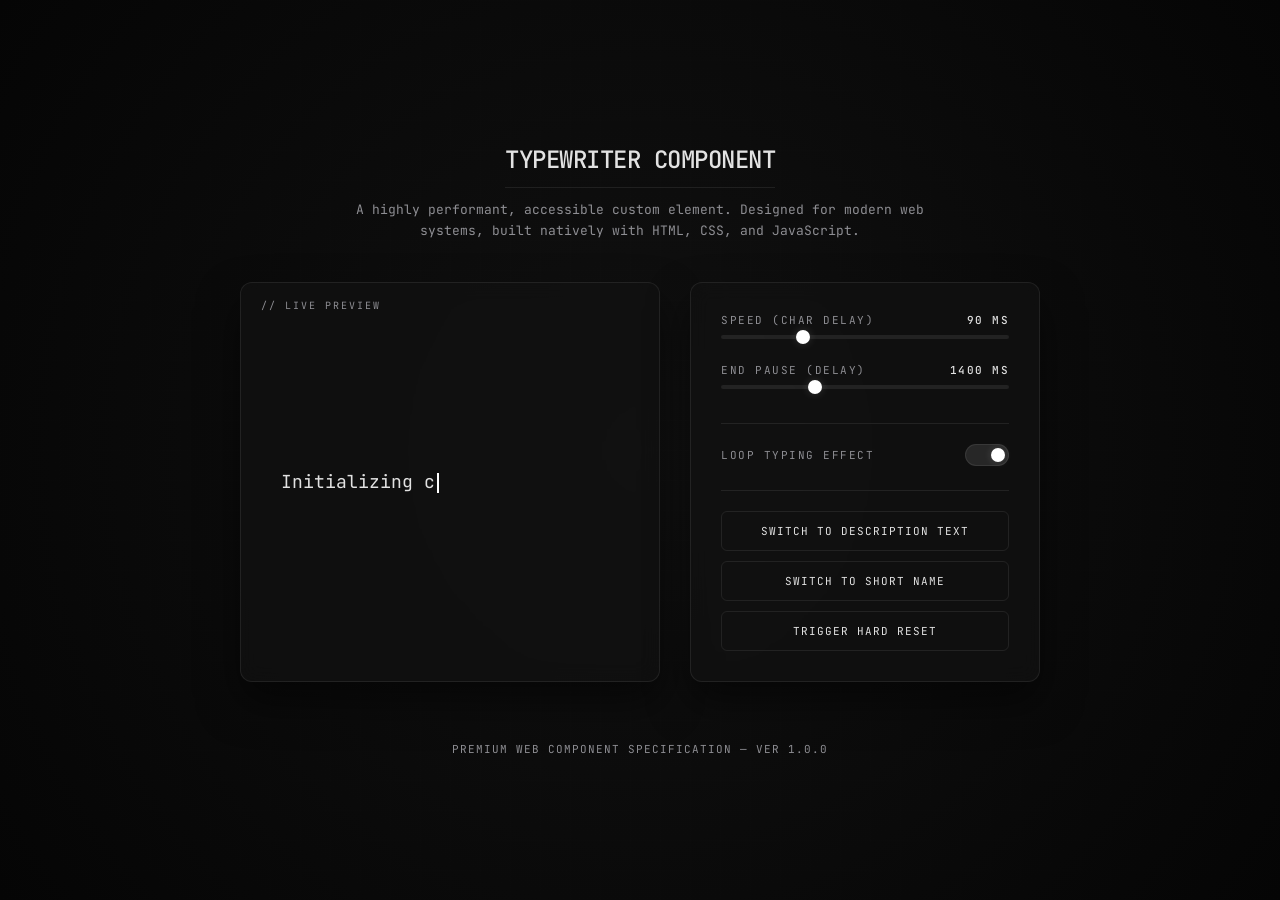
<file: typewriter.html>
<!--
  TypewriterText Component
  
  Core Idea:
  This self-contained component implements a premium, highly accessible "Typewriter" effect in pure vanilla HTML, CSS, and JS.
  It dynamically types out content one character at a time with a blinking terminal-style caret. 
  By utilizing standard custom elements, it encapsulates behavior and style while fully adapting to parent text formatting.
  Accessibility is prioritized: it provides screen readers with the full text instantly (using a visually hidden element)
  and completely bypasses typing animations for users who prefer reduced motion. Additionally, an IntersectionObserver 
  optimizes performance by automatically pausing heavy typing and blinking loops whenever the element is off-screen.
-->

<!DOCTYPE html>
<html lang="en">
<head>
  <meta charset="UTF-8">
  <meta name="viewport" content="width=device-width, initial-scale=1.0">
  <title>Typewriter Web Component - Interactive Demo</title>
  
  <!-- Sleek Typography -->
  <link rel="preconnect" href="https://fonts.googleapis.com">
  <link rel="preconnect" href="https://fonts.gstatic.com" crossorigin>
  <link href="https://fonts.googleapis.com/css2?family=JetBrains+Mono:wght@300;400;500;700&display=swap" rel="stylesheet">
  
  <style>
    /* Premium Monochrome Terminal CSS Variables */
    :root {
      --bg-color: #050505;
      --panel-bg: rgba(18, 18, 18, 0.7);
      --border-color: rgba(255, 255, 255, 0.08);
      --text-main: #e2e2e2;
      --text-muted: #8e8e93;
      --accent: #ffffff;
      --accent-glow: rgba(255, 255, 255, 0.15);
      
      /* Typewriter Custom Properties */
      --typewriter-caret-color: var(--accent);
      --typewriter-caret-width: 2px;
    }

    * {
      box-sizing: border-box;
      margin: 0;
      padding: 0;
    }

    body {
      background-color: var(--bg-color);
      color: var(--text-main);
      font-family: 'JetBrains Mono', monospace;
      min-height: 100vh;
      display: flex;
      flex-direction: column;
      align-items: center;
      justify-content: center;
      padding: 40px 20px;
      overflow-x: hidden;
      background-image: 
        radial-gradient(circle at 50% 50%, rgba(20, 20, 20, 0.8) 0%, var(--bg-color) 100%),
        linear-gradient(rgba(255, 255, 255, 0.02) 1px, transparent 1px),
        linear-gradient(90deg, rgba(255, 255, 255, 0.02) 1px, transparent 1px);
      background-size: 100% 100%, 30px 30px, 30px 30px;
    }

    header {
      text-align: center;
      margin-bottom: 40px;
      max-width: 600px;
    }

    h1 {
      font-size: 24px;
      font-weight: 500;
      letter-spacing: -0.5px;
      margin-bottom: 12px;
      text-transform: uppercase;
      border-bottom: 1px solid var(--border-color);
      padding-bottom: 12px;
      display: inline-block;
    }

    .subtitle {
      font-size: 13px;
      color: var(--text-muted);
      line-height: 1.6;
    }

    /* Main Grid Layout */
    .container {
      display: grid;
      grid-template-columns: 1fr;
      gap: 30px;
      width: 100%;
      max-width: 800px;
    }

    @media (min-width: 768px) {
      .container {
        grid-template-columns: 1.2fr 1fr;
      }
    }

    /* Interactive Component Display */
    .display-panel {
      background: var(--panel-bg);
      border: 1px solid var(--border-color);
      border-radius: 12px;
      padding: 40px;
      backdrop-filter: blur(10px);
      display: flex;
      flex-direction: column;
      justify-content: center;
      min-height: 280px;
      position: relative;
      box-shadow: 0 20px 40px rgba(0, 0, 0, 0.5);
    }

    .panel-tag {
      position: absolute;
      top: 16px;
      left: 20px;
      font-size: 10px;
      color: var(--text-muted);
      letter-spacing: 2px;
      text-transform: uppercase;
    }

    /* Custom Element Container Styling */
    .preview-text {
      font-size: 18px;
      line-height: 1.8;
      color: var(--text-main);
    }

    /* Controls Panel */
    .controls-panel {
      background: var(--panel-bg);
      border: 1px solid var(--border-color);
      border-radius: 12px;
      padding: 30px;
      backdrop-filter: blur(10px);
      display: flex;
      flex-direction: column;
      gap: 24px;
      box-shadow: 0 20px 40px rgba(0, 0, 0, 0.5);
    }

    .control-group {
      display: flex;
      flex-direction: column;
      gap: 8px;
    }

    label {
      font-size: 11px;
      text-transform: uppercase;
      letter-spacing: 1.5px;
      color: var(--text-muted);
      display: flex;
      justify-content: space-between;
    }

    label span {
      color: var(--text-main);
      font-weight: 500;
    }

    input[type="range"] {
      -webkit-appearance: none;
      width: 100%;
      height: 4px;
      background: var(--border-color);
      border-radius: 2px;
      outline: none;
      transition: background 0.3s;
    }

    input[type="range"]::-webkit-slider-thumb {
      -webkit-appearance: none;
      appearance: none;
      width: 14px;
      height: 14px;
      border-radius: 50%;
      background: var(--accent);
      cursor: pointer;
      box-shadow: 0 0 10px var(--accent-glow);
      transition: transform 0.2s, background-color 0.2s;
    }

    input[type="range"]::-webkit-slider-thumb:hover {
      transform: scale(1.2);
    }

    .checkbox-group {
      flex-direction: row;
      align-items: center;
      justify-content: space-between;
      border-top: 1px solid var(--border-color);
      padding-top: 20px;
      margin-top: 10px;
    }

    .checkbox-label {
      cursor: pointer;
      user-select: none;
    }

    .switch {
      position: relative;
      display: inline-block;
      width: 44px;
      height: 22px;
    }

    .switch input {
      opacity: 0;
      width: 0;
      height: 0;
    }

    .slider {
      position: absolute;
      cursor: pointer;
      top: 0; left: 0; right: 0; bottom: 0;
      background-color: var(--border-color);
      transition: .3s;
      border-radius: 34px;
      border: 1px solid transparent;
    }

    .slider:before {
      position: absolute;
      content: "";
      height: 14px;
      width: 14px;
      left: 3px;
      bottom: 3px;
      background-color: var(--text-muted);
      transition: .3s;
      border-radius: 50%;
    }

    input:checked + .slider {
      background-color: rgba(255, 255, 255, 0.1);
      border-color: var(--border-color);
    }

    input:checked + .slider:before {
      transform: translateX(22px);
      background-color: var(--accent);
      box-shadow: 0 0 8px var(--accent-glow);
    }

    /* Text Selection Actions */
    .action-group {
      display: flex;
      flex-direction: column;
      gap: 10px;
      border-top: 1px solid var(--border-color);
      padding-top: 20px;
    }

    .btn {
      background: transparent;
      border: 1px solid var(--border-color);
      color: var(--text-main);
      padding: 12px;
      border-radius: 6px;
      cursor: pointer;
      font-family: inherit;
      font-size: 11px;
      text-transform: uppercase;
      letter-spacing: 1px;
      transition: background-color 0.3s, border-color 0.3s;
    }

    .btn:hover {
      background-color: rgba(255, 255, 255, 0.05);
      border-color: var(--text-main);
    }

    footer {
      margin-top: 60px;
      font-size: 11px;
      color: var(--text-muted);
      letter-spacing: 1px;
      text-transform: uppercase;
    }

    /* Custom Web Component CSS Styling Rules */
    typewriter-text {
      display: inline;
      position: relative;
    }

    .typewriter-content {
      white-space: pre-wrap;
      word-break: break-word;
    }

    .typewriter-cursor {
      display: inline-block;
      width: var(--typewriter-caret-width, 0.08em);
      height: 1.1em;
      background-color: var(--typewriter-caret-color, currentColor);
      margin-left: 2px;
      vertical-align: middle;
      animation: typewriter-blink 1s steps(2, start) infinite;
    }

    .sr-only {
      position: absolute;
      width: 1px;
      height: 1px;
      padding: 0;
      margin: -1px;
      overflow: hidden;
      clip: rect(0, 0, 0, 0);
      white-space: nowrap;
      border: 0;
    }

    @keyframes typewriter-blink {
      0%, 100% { opacity: 0; }
      50% { opacity: 1; }
    }

    /* Accessibility standard */
    @media (prefers-reduced-motion: reduce) {
      .typewriter-cursor {
        display: none !important;
      }
    }
  </style>
</head>
<body>

  <header>
    <h1>Typewriter Component</h1>
    <p class="subtitle">A highly performant, accessible custom element. Designed for modern web systems, built natively with HTML, CSS, and JavaScript.</p>
  </header>

  <div class="container">
    <!-- Component Viewport -->
    <div class="display-panel">
      <div class="panel-tag">// LIVE PREVIEW</div>
      <div class="preview-text">
        <typewriter-text id="typewriter-demo" speed="90" pause="1400" loop="true">
          Initializing core visual protocol. Calibrating user sensory atmosphere. Access granted to secure terminal. Typewriter sequence running smoothly.
        </typewriter-text>
      </div>
    </div>

    <!-- Live Customizer Dashboard -->
    <div class="controls-panel">
      <!-- Speed Slider -->
      <div class="control-group">
        <label for="speed-control">Speed (Char delay) <span id="speed-val">90 ms</span></label>
        <input type="range" id="speed-control" min="30" max="250" step="5" value="90">
      </div>

      <!-- End Pause Slider -->
      <div class="control-group">
        <label for="pause-control">End Pause (Delay) <span id="pause-val">1400 ms</span></label>
        <input type="range" id="pause-control" min="200" max="4000" step="50" value="1400">
      </div>

      <!-- Loop Checkbox Switch -->
      <div class="control-group checkbox-group">
        <label for="loop-control" class="checkbox-label">Loop Typing Effect</label>
        <label class="switch">
          <input type="checkbox" id="loop-control" checked>
          <span class="slider"></span>
        </label>
      </div>

      <!-- Actions / Presets -->
      <div class="action-group">
        <button class="btn" id="preset-description">Switch to Description Text</button>
        <button class="btn" id="preset-name">Switch to Short Name</button>
        <button class="btn" id="trigger-reset">Trigger Hard Reset</button>
      </div>
    </div>
  </div>

  <footer>
    PREMIUM WEB COMPONENT SPECIFICATION — VER 1.0.0
  </footer>

  <!-- Web Component JS Logic -->
  <script>
    class TypewriterText extends HTMLElement {
      static get observedAttributes() {
        return ['speed', 'pause', 'loop'];
      }

      constructor() {
        super();
        this.originalText = '';
        this.charIndex = 0;
        this.typingTimeout = null;
        this.isIntersecting = false;
        this.isDeleting = false;
        
        this.handleIntersection = this.handleIntersection.bind(this);
        this.tick = this.tick.bind(this);
      }

      connectedCallback() {
        this.initializeContent();
        
        // Setup IntersectionObserver to avoid rendering loops when offscreen
        this.observer = new IntersectionObserver(this.handleIntersection, {
          threshold: 0.05
        });
        this.observer.observe(this);
        
        // Accessibility Listener for OS-level preferences
        this.reducedMotionQuery = window.matchMedia('(prefers-reduced-motion: reduce)');
        this.handleMotionPreference();
        this.reducedMotionQuery.addEventListener('change', () => this.handleMotionPreference());
      }

      disconnectedCallback() {
        if (this.observer) this.observer.disconnect();
        if (this.typingTimeout) clearTimeout(this.typingTimeout);
      }

      attributeChangedCallback(name, oldValue, newValue) {
        if (oldValue === newValue) return;
        if (this.originalText) {
          this.resetAnimation();
        }
      }

      initializeContent() {
        if (!this.originalText) {
          // Normalize internal text content by stripping extra whitespaces
          this.originalText = this.textContent.trim().replace(/\s+/g, ' ');
        }
        
        // Strict Accessibility: Use screen-reader visible layer that remains static and 
        // a secondary dynamic layer decorated with aria-hidden to prevent assistive spam
        this.innerHTML = `
          <span class="sr-only">${this.originalText}</span>
          <span class="typewriter-visible" aria-hidden="true">
            <span class="typewriter-content"></span><span class="typewriter-cursor"></span>
          </span>
        `;
        
        this.visibleSpan = this.querySelector('.typewriter-content');
        this.cursorSpan = this.querySelector('.typewriter-cursor');
      }

      get speed() {
        const val = parseInt(this.getAttribute('speed'));
        return isNaN(val) ? 90 : Math.max(30, Math.min(250, val));
      }

      get pause() {
        const val = parseInt(this.getAttribute('pause'));
        return isNaN(val) ? 1400 : Math.max(200, Math.min(4000, val));
      }

      get loop() {
        return this.getAttribute('loop') === 'true';
      }

      handleIntersection(entries) {
        entries.forEach(entry => {
          this.isIntersecting = entry.isIntersecting;
          if (this.isIntersecting) {
            this.resumeAnimation();
          } else {
            this.pauseAnimation();
          }
        });
      }

      handleMotionPreference() {
        if (this.reducedMotionQuery.matches) {
          this.pauseAnimation();
          if (this.visibleSpan) this.visibleSpan.textContent = this.originalText;
          if (this.cursorSpan) this.cursorSpan.style.display = 'none';
        } else {
          if (this.cursorSpan) this.cursorSpan.style.display = '';
          this.resetAnimation();
        }
      }

      resetAnimation() {
        this.pauseAnimation();
        this.charIndex = 0;
        this.isDeleting = false;
        if (this.visibleSpan) this.visibleSpan.textContent = '';
        if (this.isIntersecting && !this.reducedMotionQuery.matches) {
          this.tick();
        }
      }

      pauseAnimation() {
        if (this.typingTimeout) {
          clearTimeout(this.typingTimeout);
          this.typingTimeout = null;
        }
      }

      resumeAnimation() {
        if (this.reducedMotionQuery.matches) return;
        if (!this.typingTimeout && this.isIntersecting) {
          this.tick();
        }
      }

      // Update text data dynamically
      updateText(newText) {
        this.originalText = newText;
        this.resetAnimation();
        this.initializeContent();
        this.resetAnimation();
      }

      tick() {
        if (!this.isIntersecting || this.reducedMotionQuery.matches) return;
        
        const text = this.originalText;
        
        if (!this.isDeleting) {
          // Typing forwards
          if (this.charIndex < text.length) {
            this.charIndex++;
            this.visibleSpan.textContent = text.substring(0, this.charIndex);
            this.typingTimeout = setTimeout(this.tick, this.speed);
          } else {
            // Typing complete
            if (this.loop) {
              this.typingTimeout = setTimeout(() => {
                this.isDeleting = true;
                this.tick();
              }, this.pause);
            }
          }
        } else {
          // Deleting backwards (2x speed for satisfying UX)
          if (this.charIndex > 0) {
            this.charIndex--;
            this.visibleSpan.textContent = text.substring(0, this.charIndex);
            this.typingTimeout = setTimeout(this.tick, this.speed / 2);
          } else {
            // Deletion complete
            this.isDeleting = false;
            this.typingTimeout = setTimeout(this.tick, this.speed);
          }
        }
      }
    }

    customElements.define('typewriter-text', TypewriterText);

    // Dynamic Live Panel Control Scripts
    const demoEl = document.getElementById('typewriter-demo');
    const speedCtrl = document.getElementById('speed-control');
    const speedVal = document.getElementById('speed-val');
    const pauseCtrl = document.getElementById('pause-control');
    const pauseVal = document.getElementById('pause-val');
    const loopCtrl = document.getElementById('loop-control');

    speedCtrl.addEventListener('input', (e) => {
      const val = e.target.value;
      speedVal.textContent = `${val} ms`;
      demoEl.setAttribute('speed', val);
    });

    pauseCtrl.addEventListener('input', (e) => {
      const val = e.target.value;
      pauseVal.textContent = `${val} ms`;
      demoEl.setAttribute('pause', val);
    });

    loopCtrl.addEventListener('change', (e) => {
      demoEl.setAttribute('loop', e.target.checked ? 'true' : 'false');
    });

    document.getElementById('preset-description').addEventListener('click', () => {
      demoEl.updateText('Initializing core visual protocol. Calibrating user sensory atmosphere. Access granted to secure terminal. Typewriter sequence running smoothly.');
    });

    document.getElementById('preset-name').addEventListener('click', () => {
      demoEl.updateText('Park Eun-sol');
    });

    document.getElementById('trigger-reset').addEventListener('click', () => {
      demoEl.resetAnimation();
    });
  </script>
</body>
</html>
</file>
<file: index.css>
/* Core Style Guide & Design System */

:root {
    /* Branding Colors */
    --bg-color: #050505;
    --primary-red: #e50914;
    --text-white: #ffffff;
    --text-gray-light: #d1d5db;
    --text-gray-mid: #9ca3af;
    --text-gray-dark: #6b7280;
    --text-gray-dim: #4b5563;

    /* Layout Borders */
    --border-color: rgba(255, 255, 255, 0.05);
    --border-color-glow: rgba(255, 255, 255, 0.1);

    /* Typography Fonts */
    --font-inter: 'Inter', sans-serif;
    --font-noto: 'Noto Sans KR', sans-serif;
    --font-mono: 'Courier Prime', 'Liberation Mono', monospace;

    /* Dimensions */
    --max-width: 1920px;
    --header-height: 80px;
    --transition-speed: 0.4s;
    --transition-ease: cubic-bezier(0.16, 1, 0.3, 1);

    /* Layering System (z-index Design Tokens) */
    --z-bg: 1;
    --z-overlay: 2;
    --z-bg-text: 3;
    --z-content: 4;
    --z-floating: 100;
    --z-header: 1000;
}

/* Base resets & styles */
* {
    margin: 0;
    padding: 0;
    box-sizing: border-box;
    -webkit-font-smoothing: antialiased;
    -moz-osx-font-smoothing: grayscale;
}

html {
    scroll-behavior: smooth;
    background-color: var(--bg-color);
    color: var(--text-white);
    font-family: var(--font-inter);
    overflow-x: hidden;
}

body {
    overflow-x: hidden;
    background-color: var(--bg-color);
}

/* Typography styles */
h1,
h2,
h3,
h4,
h5,
h6 {
    font-weight: 950;
    letter-spacing: -0.03em;
    line-height: 1.05;
}

p {
    font-family: var(--font-noto);
    font-weight: 350;
    line-height: 1.65;
    color: var(--text-gray-light);
}

a {
    color: inherit;
    text-decoration: none;
    transition: color var(--transition-speed) var(--transition-ease);
}

/* Layout Utilities */
.content-container {
    max-width: 1600px;
    margin: 0 auto;
    padding: 0 80px;
    width: 100%;
}

.grid-two-col {
    display: grid;
    grid-template-columns: 1.1fr 0.9fr;
    gap: 64px;
    align-items: stretch;
}

/* Base Section Spacing */
.section {
    padding: 96px 0;
    position: relative;
    width: 100%;
    min-height: 80vh;
    display: flex;
    align-items: center;
}

/* Sticky Header styling */
.main-header {
    position: fixed;
    top: 0;
    left: 0;
    width: 100%;
    height: var(--header-height);
    z-index: var(--z-header);
    backdrop-filter: blur(12px);
    -webkit-backdrop-filter: blur(12px);
    background-color: rgba(5, 5, 5, 0.75);
    border-bottom: 1px solid var(--border-color);
    transition: background-color 0.3s ease, border-bottom-color 0.3s ease;
}

.main-header.scrolled {
    background-color: rgba(5, 5, 5, 0.95);
    border-bottom-color: var(--border-color-glow);
}

.header-container {
    max-width: var(--max-width);
    height: 100%;
    margin: 0 auto;
    padding: 0 80px;
    display: flex;
    justify-content: space-between;
    align-items: center;
}

.logo {
    font-size: 26px;
    font-weight: 900;
    letter-spacing: -1.5px;
    color: var(--text-white);
}

.nav-links {
    display: flex;
    gap: 48px;
}

.nav-links a {
    font-size: 13px;
    font-weight: 700;
    letter-spacing: 1.2px;
    color: var(--text-gray-mid);
    text-transform: uppercase;
}

.nav-links a:hover {
    color: var(--text-white);
}

.header-right {
    display: flex;
    align-items: center;
    gap: 24px;
}

.lang-selector {
    display: flex;
    align-items: center;
    gap: 12px;
    font-size: 11px;
    font-weight: 800;
}

.lang-btn {
    background: none;
    border: none;
    color: var(--text-gray-mid);
    cursor: pointer;
    font-weight: 800;
    transition: color 0.3s ease;
    padding: 4px;
}

.lang-btn:hover,
.lang-btn.active {
    color: var(--text-white);
}

.lang-divider {
    color: var(--text-gray-dim);
}

.menu-btn {
    background: none;
    border: none;
    cursor: pointer;
    display: flex;
    align-items: center;
    justify-content: center;
    padding: 4px;
    opacity: 0.8;
    transition: opacity 0.3s ease;
}

.menu-btn:hover {
    opacity: 1;
}

.menu-btn img {
    width: 24px;
    height: 24px;
}

/* Floating Scroll-Linked Indicators */
.side-indicators {
    position: fixed;
    right: 48px;
    top: 50%;
    transform: translateY(-50%);
    display: flex;
    flex-direction: column;
    gap: 16px;
    z-index: var(--z-floating);
}

.indicator {
    display: flex;
    align-items: center;
    justify-content: flex-end;
    gap: 16px;
    cursor: pointer;
}

.ind-num {
    font-family: var(--font-mono);
    font-size: 10px;
    font-weight: 700;
    color: var(--text-gray-dim);
    transition: color 0.3s ease;
}

.ind-line {
    display: block;
    width: 40px;
    height: 1px;
    background-color: #333333;
    transition: background-color 0.3s ease, width 0.3s ease;
}

.indicator:hover .ind-num {
    color: var(--text-gray-light);
}

.indicator:hover .ind-line {
    background-color: var(--text-gray-dark);
}

.indicator.active .ind-num {
    color: var(--primary-red);
}

.indicator.active .ind-line {
    background-color: var(--primary-red);
    width: 50px;
}

/* Buttons & Elements */
.btn {
    display: inline-flex;
    align-items: center;
    gap: 16px;
    padding: 14px 28px;
    font-weight: 900;
    font-size: 14px;
    letter-spacing: 1.4px;
    text-transform: uppercase;
    cursor: pointer;
    transition: all var(--transition-speed) var(--transition-ease);
}

.border-btn {
    border: 1px solid rgba(255, 255, 255, 0.3);
    color: var(--text-white);
    background-color: transparent;
}

.border-btn:hover {
    border-color: var(--text-white);
    background-color: rgba(255, 255, 255, 0.08);
}

.btn .arrow,
.btn-text .arrow,
.detail-link .arrow {
    color: var(--primary-red);
    transition: transform 0.3s ease;
}

.btn:hover .arrow,
.btn-text:hover .arrow,
.detail-link:hover .arrow {
    transform: translateX(8px);
}

.btn-text {
    display: inline-flex;
    align-items: center;
    gap: 12px;
    font-weight: 900;
    font-size: 14px;
    letter-spacing: 1.4px;
    color: var(--text-white);
    text-transform: uppercase;
}

.section-tag {
    font-size: 14px;
    font-weight: 900;
    color: var(--primary-red);
    letter-spacing: 2px;
    text-transform: uppercase;
    margin-bottom: 20px;
    display: inline-block;
}

.section-title {
    font-family: var(--font-noto);
    font-size: 64px;
    font-weight: 900;
    color: var(--text-white);
    line-height: 1.15;
    margin-bottom: 24px;
}

.section-desc {
    font-size: 18px;
    color: var(--text-gray-light);
    margin-bottom: 32px;
    max-width: 640px;
}

/* 01 Hero Section styles */
.hero-section {
    position: relative; /* ensure absolute children fill the section */
    padding: 0;
    min-height: 100vh;
    overflow: hidden;
}

.segment-bg {
    position: absolute;
    top: 0;
    left: 0;
    width: 100%;
    height: 100%;
    z-index: var(--z-bg);
}

.segment-bg img {
    width: 100%;
    height: 100%;
    object-fit: cover;
    opacity: 0.85;
    transition: opacity 0.8s ease; /* smooth fade */
}

/* Fade control classes */
.segment-bg.fade-out img { opacity: 0; }
.segment-bg.fade-in img { opacity: 0.85; }

.segment-overlay {
    position: absolute;
    top: 0;
    left: 0;
    width: 100%;
    height: 100%;
    background-color: rgba(0, 0, 0, 0.6);
    z-index: var(--z-overlay);
    transition: opacity 0.8s ease; /* sync with image */
    opacity: 0.6; /* default */
}

/* Overlay fade classes – maintain minimum visibility */
.segment-overlay.fade-out { opacity: 0.2; }
.segment-overlay.fade-in { opacity: 0.6; }

/* Hero background wrapper */
.hero-bg {
    position: absolute;
    top: 0;
    left: 0;
    width: 100%;
    height: 100%;
    z-index: var(--z-bg);
}

.hero-bg img {
    width: 100%;
    height: 100%;
    object-fit: cover;
    opacity: 0.85;
    transition: opacity 0.8s ease;
}

.dark-overlay {
    position: absolute;
    top: 0;
    left: 0;
    width: 100%;
    height: 100%;
    background-color: rgba(0, 0, 0, 0.6);
    z-index: var(--z-overlay);
}

/* Video modal styling */
.video-modal {
  position: fixed;
  inset: 0;
  display: flex;
  align-items: center;
  justify-content: center;
  background: rgba(0, 0, 0, 0.8);
  z-index: var(--z-overlay);
  visibility: hidden;
  opacity: 0;
  transition: opacity 0.3s ease;
}
.video-modal[aria-hidden="false"] {
  visibility: visible;
  opacity: 1;
}
.video-backdrop {
  position: absolute;
  inset: 0;
}
.video-player {
  max-width: 90%;
  max-height: 80%;
  z-index: 1;
}


.segment-content {
    position: absolute;
    inset: 0;
    z-index: var(--z-content);
    display: flex;
    flex-direction: column;
    align-items: flex-start;
    justify-content: center;
    width: 100%;
    /* padding can be adjusted if needed */
    transition: transform 0.8s ease, opacity 0.8s ease; /* slide & fade */
    opacity: 1;
}

/* Slide animation classes */
.segment-content.slide-out-left { transform: translateX(-120%); opacity: 0; }
.segment-content.slide-in-right { transform: translateX(0); opacity: 1; }
.segment-content.hidden { transform: translateX(120%); opacity: 0; }

.fear-principles-container {
    display: flex;
    overflow-x: auto;
    scroll-behavior: smooth;
    scroll-snap-type: x mandatory;
    -ms-overflow-style: none;
    /* hide scrollbar IE/Edge */
    scrollbar-width: none;
    /* Firefox */
}

.fear-principles-container::-webkit-scrollbar {
    display: none;
}

.fear-segment {
    min-width: 100%;
    flex: 0 0 100%;
    transition: transform var(--transition-speed) var(--transition-ease);
    scroll-snap-align: start;
}

.fear-segment.active {
    transform: scale(1);
    opacity: 1;
}

.fear-segment.shrink {
    transform: scale(0.8);
    opacity: 0.6;
}

.hero-section .hero-content.content-container {
    z-index: 9999; /* bring text to front */
    position: absolute;
    top: 50%;
    left: 8%;
    transform: translateY(-50%);
    max-width: 800px;
    text-align: left;
    color: var(--text-white);
    padding: 0;
}


.hero-title {
    font-size: clamp(80px, 6.25vw, 120px);
    font-weight: 900;
    letter-spacing: -0.03em;
    line-height: 1;
    color: var(--text-white);
    display: block;
    margin: 0;
}

.hero-desc {
    font-size: 22px;
    line-height: 1.65;
    color: var(--text-gray-light);
    margin-bottom: 40px;
}

/* 02 Company Overview styles */
.company-section {
    background-color: var(--bg-color);
    min-height: 100vh;
    padding: 0;
    display: flex;
    align-items: stretch;
    justify-content: center;
}

.company-section.expanded {
    position: fixed;
    top: 0;
    left: 0;
    width: 100vw;
    height: 100vh;
    background-color: var(--bg-color);
    z-index: 9999;
    transition: all 0.5s var(--transition-ease);
}

.projects-section.hidden {
    display: none;
}

.company-visual {
    position: relative;
    width: 100%;
    height: 100%;
    display: flex;
    justify-content: center;
    align-items: center;
    z-index: var(--z-content);
}

.stairs-wrapper {
    position: relative;
    width: 100%;
    height: 100%;
    border: 1px solid var(--border-color);
    overflow: hidden;
}

.stairs-img {
    width: 100%;
    height: 100%;
    object-fit: cover;
    opacity: 0.85;
    transition: all 0.8s cubic-bezier(0.16, 1, 0.3, 1);
}

/* Hover growth disabled: video stays in place */
.stairs-wrapper:hover {
    cursor: pointer;
}

.stairs-text {
    position: absolute;
    bottom: 40px;
    left: 40px;
    font-size: 80px;
    font-weight: 950;
    color: rgba(255, 255, 255, 0.08);
    letter-spacing: 0.05em;
    pointer-events: none;
    z-index: var(--z-bg-text);
}

.company-text {
    z-index: var(--z-content);
    opacity: 1;
    transition: opacity 0.5s var(--transition-ease);
}

.company-visual:hover+.company-text {
    opacity: 0;
}


/* 03 Our Projects Section */
.projects-section {
    background-color: var(--bg-color);
    border-top: 1px solid var(--border-color);
    min-height: auto;
    padding: 120px 0 60px 0;
}

.section-header {
    display: flex;
    justify-content: space-between;
    align-items: center;
    margin-bottom: 48px;
    width: 100%;
    z-index: var(--z-content);
}

.projects-main-title {
    font-size: 32px;
    font-weight: 900;
    letter-spacing: 6px;
    color: var(--text-white);
    text-transform: uppercase;
}

.carousel-nav {
    display: flex;
    gap: 16px;
}

.nav-arrow {
    background: none;
    border: 1px solid var(--border-color-glow);
    cursor: pointer;
    width: 44px;
    height: 44px;
    display: flex;
    align-items: center;
    justify-content: center;
    transition: border-color 0.3s ease, background-color 0.3s ease;
}

.nav-arrow:hover {
    border-color: rgba(255, 255, 255, 0.4);
    background-color: rgba(255, 255, 255, 0.08);
}

.nav-arrow img {
    width: 24px;
    height: 24px;
}

/* Custom Figma-style previous arrow button */
.nav-arrow.prev {
    border: none;
    padding: 0;
    background: transparent;
}

.nav-arrow.prev:hover {
    background: transparent;
}

.nav-arrow.prev .figma-arrow-button {
    width: 100%;
    height: 100%;
    padding: 8px;
    outline: 1px solid rgba(255, 255, 255, 0.10);
    outline-offset: -1px;
    display: inline-flex;
    flex-direction: column;
    justify-content: flex-start;
    align-items: flex-start;
    transition: outline-color 0.3s ease, background-color 0.3s ease;
}

.nav-arrow.prev:hover .figma-arrow-button {
    outline-color: rgba(255, 255, 255, 0.40);
    background-color: rgba(255, 255, 255, 0.08);
}

.nav-arrow.prev .figma-arrow-frame {
    width: 24px;
    height: 24px;
    position: relative;
    overflow: hidden;
    display: block;
}

.nav-arrow.prev .figma-arrow-shape {
    width: 10px;
    height: 10px;
    left: 9px;
    top: 7px;
    position: absolute;
    display: block;
    border-left: 2px solid #ffffff;
    border-bottom: 2px solid #ffffff;
    transform: rotate(45deg);
    transform-origin: center;
}

.projects-grid {
    position: relative;
    display: grid;
    grid-template-columns: repeat(3, 1fr);
    gap: 24px;
    z-index: var(--z-content);
}

.projects-section.expanded .project-card {
    display: none;
}

.projects-section.expanded .project-card.active {
    display: flex;
    position: fixed;
    /* cover full viewport */
    top: 0;
    left: 0;
    width: 100vw;
    height: 100vh;
    z-index: 9999;
    justify-content: center;
    align-items: center;
    background: var(--bg-color);
    transition: all 0.5s var(--transition-ease);
}

.project-card {
    position: relative;
    aspect-ratio: 424/310;
    border: 1px solid var(--border-color-glow);
    overflow: hidden;
    cursor: pointer;
    transition: transform 0.5s var(--transition-ease), top 0.5s var(--transition-ease), left 0.5s var(--transition-ease);
    z-index: var(--z-content);
}

.card-img-wrapper {
    width: 100%;
    height: 100%;
    z-index: var(--z-bg);
}

.card-img-wrapper img {
    width: 100%;
    height: 100%;
    object-fit: cover;
    transition: transform 0.6s ease;
}


/* Active state for clicked project card – expands to full screen */
.project-card.active {
    position: absolute;
    /* fill parent */
    top: 0;
    left: 0;
    width: 100%;
    height: 100%;
    z-index: 9999;
    display: flex;
    justify-content: center;
    align-items: center;
    background: var(--bg-color);
    transition: all 0.5s var(--transition-ease);
}

.project-card.active .card-img-wrapper {
    width: 100%;
    height: 100%;
}

.project-card.active .card-img-wrapper img {
    width: 100%;
    height: 100%;
    object-fit: cover;
    transform: none;
}

.section.expanded {
    position: relative;
    overflow: hidden;
}

/* Company section centered layout */
#company {
    display: flex;
    align-items: center;
    justify-content: center;
    min-height: 100vh;
    padding: 2rem;
    box-sizing: border-box;
}

#company.expanded {
    position: fixed;
    inset: 0;
    display: flex;
    align-items: center;
    justify-content: center;
    z-index: 9999;
    background: var(--bg-color);
    transition: all 0.5s var(--transition-ease);
}



#company.expanded .content-container {
    width: 100%;
    height: 100%;
    display: flex;
    align-items: center;
    justify-content: center;
}



.projects-section.hidden {
    display: none;
}

.card-hover-overlay {
    position: absolute;
    top: 0;
    left: 0;
    width: 100%;
    height: 100%;
    background: linear-gradient(0deg, rgba(0, 0, 0, 0.95) 0%, rgba(0, 0, 0, 0.3) 50%, rgba(0, 0, 0, 0) 100%);
    display: flex;
    flex-direction: column;
    justify-content: flex-end;
    padding: 32px;
    opacity: 0;
    transition: opacity 0.4s ease;
    z-index: var(--z-overlay);
}

.project-card:hover .card-hover-overlay {
    opacity: 1;
}

.card-tag {
    font-size: 10px;
    font-weight: 800;
    color: var(--primary-red);
    letter-spacing: 1px;
    text-transform: uppercase;
    margin-bottom: 8px;
}

.card-title {
    font-size: 26px;
    font-weight: 900;
    color: var(--text-white);
}

/* 04 Project Details Section */
.mt-24 {
    margin-top: 24px;
}

.details-grid {
    display: grid;
    grid-template-columns: repeat(3, 1fr);
    gap: 24px;
    z-index: var(--z-content);
}

.detail-card {
    background-color: rgba(255, 255, 255, 0.03);
    border: 1px solid var(--border-color-glow);
    padding: 24px 30px;
    display: flex;
    flex-direction: column;
    justify-content: space-between;
    height: 260px;
    opacity: 0;
    visibility: hidden;
    transform: translateY(15px);
    transition: opacity 0.4s var(--transition-ease), transform 0.4s var(--transition-ease), border-color 0.4s ease, background-color 0.4s ease, visibility 0.4s;
    z-index: var(--z-content);
}

.detail-card.active,
.detail-card:hover {
    opacity: 1;
    visibility: visible;
    transform: translateY(0);
    border-color: var(--primary-red);
    background-color: rgba(229, 9, 20, 0.05);
}

.detail-title {
    font-size: 22px;
    font-weight: 900;
    color: var(--text-white);
    letter-spacing: -0.5px;
    text-transform: uppercase;
}

.detail-desc {
    font-size: 14.5px;
    color: var(--text-gray-light);
    line-height: 1.65;
    margin: 16px 0;
}

.detail-link {
    display: inline-flex;
    align-items: center;
    gap: 8px;
    font-size: 11px;
    font-weight: 800;
    color: var(--primary-red);
    letter-spacing: 1.5px;
    text-transform: uppercase;
    align-self: flex-start;
}

/* 05 Our Game Section */
.ourgame-section {
    padding: 0;
    min-height: 100vh;
    height: 100vh;
    overflow: hidden;
    position: relative;
    display: flex;
    align-items: flex-start;
}

.ourgame-bg {
    position: absolute;
    top: 0;
    left: 0;
    width: 100%;
    height: 100%;
    z-index: var(--z-bg);
}

.ourgame-bg img {
    width: 100%;
    height: 100%;
    object-fit: cover;
    object-position: center;
    opacity: 0.9;
}

.ourgame-gradient {
    position: absolute;
    top: 0;
    left: 0;
    width: 100%;
    height: 100%;
    background: linear-gradient(90deg, rgba(5, 5, 5, 0.92) 0%, rgba(5, 5, 5, 0.72) 34%, rgba(5, 5, 5, 0.24) 62%, rgba(5, 5, 5, 0.72) 100%);
    z-index: var(--z-overlay);
}

.ourgame-content {
    position: absolute;
    z-index: var(--z-content);
    top: clamp(210px, 24.5vh, 265px);
    left: 0;
    transform: none;
    width: 1024px;
    max-width: 1024px;
    margin: 0;
    padding-left: 96px;
    padding-right: 96px;
    display: flex;
    flex-direction: column;
    align-items: flex-start;
    justify-content: flex-start;
    height: auto;
}

.ourgame-title {
    font-size: clamp(84px, 6.77vw, 130px);
    line-height: 0.92;
    font-weight: 950;
    color: var(--text-white);
    letter-spacing: -0.04em;
    margin-bottom: 24px;
}

.ourgame-desc {
    font-size: 20px;
    line-height: 1.65;
    color: var(--text-gray-light);
    margin-bottom: 32px;
    max-width: 620px;
}

.ourgame-tags {
    display: flex;
    gap: 16px;
    margin-bottom: 32px;
    flex-wrap: wrap;
}

.game-tag {
    background-color: rgba(255, 255, 255, 0.05);
    border: 1px solid rgba(255, 255, 255, 0.25);
    padding: 10px 26px;
    font-size: 12px;
    font-weight: 900;
    letter-spacing: 1.2px;
    color: var(--text-white);
    text-transform: uppercase;
}

.platforms-wrapper {
    display: flex;
    flex-direction: column;
    gap: 16px;
}

.platforms-label {
    font-size: 11px;
    font-weight: 800;
    color: var(--primary-red);
    letter-spacing: 1.5px;
}

.platforms-list {
    display: flex;
    gap: 32px;
    opacity: 0.85;
}

.platform-item {
    font-size: 26px;
    font-weight: 900;
    font-style: italic;
    color: var(--text-white);
}

/* 06 Core Protocols Section */
.protocols-section {
    background-color: var(--bg-color);
    min-height: auto;
    padding: 120px 0;
}

.protocols-header {
    display: flex;
    align-items: center;
    gap: 16px;
    margin-bottom: 48px;
    z-index: var(--z-content);
}

.protocols-title {
    font-size: 32px;
    font-weight: 900;
    letter-spacing: 6px;
    color: var(--text-white);
}

.red-line {
    height: 1px;
    width: 128px;
    background-color: var(--primary-red);
}

.protocols-list {
    display: flex;
    flex-direction: column;
    gap: 0px;
    z-index: var(--z-content);
}

.protocol-item {
    display: flex;
    align-items: center;
    border-bottom: 1px solid var(--border-color);
    padding: 24px 16px;
    transition: background-color 0.3s ease;
    z-index: var(--z-content);
}

.protocol-item:hover {
    background-color: rgba(255, 255, 255, 0.02);
}

.proto-num {
    width: 80px;
    font-size: 26px;
    font-weight: 900;
    font-style: italic;
    color: var(--primary-red);
}

.proto-name {
    width: 45%;
    font-size: 22px;
    font-weight: 900;
    letter-spacing: 2px;
    color: var(--text-white);
}

.proto-desc {
    flex: 1;
    font-family: var(--font-noto);
    font-size: 15px;
    color: var(--text-gray-mid);
}

/* 07 Fear Operating Principles Section */
.fear-principles-container {
    position: relative;
    width: 100%;
}

.fear-segment {
    position: relative;
    min-height: 85vh;
    width: 100%;
    display: flex;
    align-items: center;
    overflow: hidden;
    border-bottom: 1px solid var(--border-color);
}

.segment-bg {
    position: absolute;
    top: 0;
    left: 0;
    width: 100%;
    height: 100%;
    z-index: var(--z-bg);
}

.segment-bg img {
    width: 100%;
    height: 100%;
    object-fit: cover;
    opacity: 0.85;
}

.segment-overlay {
    position: absolute;
    top: 0;
    left: 0;
    width: 100%;
    height: 100%;
    background-color: rgba(0, 0, 0, 0.6);
    z-index: var(--z-overlay);
}

.giant-bg-text {
    position: absolute;
    bottom: -200px;
    left: 50%;
    transform: translateX(-50%);
    font-size: 280px;
    font-weight: 950;
    letter-spacing: -12px;
    color: rgba(255, 255, 255, 0.05);
    z-index: var(--z-bg-text);
    pointer-events: none;
    line-height: 0.8;
}

.segment-content {
    position: absolute;
    inset: 0;
    z-index: var(--z-content);
    display: flex;
    flex-direction: column;
    align-items: flex-start;
    justify-content: center;
    width: 100%;
    /* padding can be adjusted if needed */
}

.segment-title {
    font-size: 130px;
    font-weight: 950;
    letter-spacing: -6px;
    color: var(--text-white);
    margin-bottom: 16px;
}

.segment-desc {
    font-size: 19px;
    line-height: 1.65;
    color: var(--text-gray-light);
    margin-bottom: 32px;
    max-width: 800px;
}

/* 08 Stats Section styles */
.stats-section {
    background-color: var(--bg-color);
    border-top: 1px solid var(--border-color);
    border-bottom: 1px solid var(--border-color);
    min-height: auto;
    padding: 100px 0;
}

.stats-header {
    display: flex;
    flex-direction: column;
    gap: 8px;
    margin-bottom: 60px;
    z-index: var(--z-content);
}

.stats-tag {
    font-size: 12px;
    font-weight: 800;
    color: var(--primary-red);
    letter-spacing: 1.2px;
}

.red-divider {
    display: block;
    width: 48px;
    height: 1px;
    background-color: var(--primary-red);
}

.stats-grid {
    display: grid;
    grid-template-columns: repeat(4, 1fr);
    gap: 32px;
    z-index: var(--z-content);
}

.stats-item {
    display: flex;
    flex-direction: column;
    gap: 16px;
    align-items: center;
    text-align: center;
}

.stats-number {
    font-size: 72px;
    font-weight: 300;
    color: var(--text-white);
    line-height: 1;
}

.stats-label {
    font-size: 12px;
    font-weight: 800;
    color: var(--text-gray-dark);
    letter-spacing: 1.2px;
    text-transform: uppercase;
    max-width: 200px;
}

.possibilities-icon {
    width: 56px;
    height: 34px;
    margin-bottom: 8px;
}

.possibilities-icon img {
    width: 100%;
    height: 100%;
}

.icon-item {
    justify-content: center;
}

/* 09 CTA Cards */
.cta-section {
    padding: 0;
    min-height: auto;
}

.cta-grid {
    display: grid;
    grid-template-columns: 1fr 1fr;
    height: 500px;
    width: 100%;
    z-index: var(--z-content);
}

.cta-card {
    position: relative;
    height: 100%;
    width: 100%;
    display: flex;
    align-items: flex-end;
    padding: 80px;
    overflow: hidden;
    cursor: pointer;
}


.cta-card:first-child {
    border-right: 1px solid var(--border-color);
}

.cta-bg {
    position: absolute;
    top: 0;
    left: 0;
    width: 100%;
    height: 100%;
    z-index: var(--z-bg);
    opacity: 0.55;
    transition: transform 0.6s ease, opacity 0.6s ease;
}

.cta-bg img {
    width: 100%;
    height: 100%;
    object-fit: cover;
}

.cta-card:hover .cta-bg {
    transform: scale(1.04);
    opacity: 0.75;
}

.cta-overlay {
    position: absolute;
    top: 0;
    left: 0;
    width: 100%;
    height: 100%;
    background-color: rgba(0, 0, 0, 0.45);
    z-index: var(--z-overlay);
}

.cta-content {
    position: relative;
    z-index: var(--z-content);
    display: flex;
    flex-direction: column;
    align-items: flex-start;
}

.cta-tag {
    font-size: 12px;
    font-weight: 800;
    color: var(--primary-red);
    letter-spacing: 1.2px;
    margin-bottom: 16px;
}

.cta-title {
    font-size: 40px;
    font-weight: 900;
    color: var(--text-white);
    line-height: 1.1;
    margin-bottom: 24px;
}

/* Footer Section styling */
.main-footer {
    background-color: #000000;
    border-top: 1px solid var(--border-color-glow);
    padding: 96px 0;
    z-index: var(--z-content);
}

.footer-top {
    display: flex;
    justify-content: space-between;
    align-items: flex-start;
    margin-bottom: 120px;
    gap: 48px;
}

.footer-info {
    max-width: 320px;
}

.footer-logo {
    font-size: 32px;
    font-weight: 900;
    letter-spacing: -1.5px;
    color: var(--text-white);
    margin-bottom: 40px;
}

.copyright {
    font-size: 12px;
    color: var(--text-gray-dark);
}

.footer-links-grid {
    display: grid;
    grid-template-columns: repeat(4, 150px);
    gap: 48px;
}

.links-col {
    display: flex;
    flex-direction: column;
    gap: 32px;
}

.col-title {
    font-size: 10px;
    font-weight: 800;
    color: var(--text-gray-dark);
    letter-spacing: 1px;
}

.links-col ul {
    list-style: none;
    display: flex;
    flex-direction: column;
    gap: 16px;
}

.links-col a {
    font-size: 12px;
    color: var(--text-white);
}

.links-col a:hover {
    color: var(--primary-red);
}

.footer-bottom {
    border-top: 1px solid var(--border-color);
    padding-top: 33px;
    display: flex;
    justify-content: space-between;
    align-items: center;
}

.footer-bottom-left {
    font-size: 10px;
    color: var(--text-gray-dim);
}

.social-links {
    display: flex;
    gap: 32px;
}

.social-link {
    display: flex;
    align-items: center;
    justify-content: center;
    width: 20px;
    height: 20px;
    opacity: 0.6;
    transition: opacity 0.3s ease;
}

.social-link:hover {
    opacity: 1;
}

.social-link img {
    width: 100%;
    height: 100%;
}

/* Animations and Scroll-Reveal Effects */
.reveal {
    opacity: 0;
    transform: translateY(40px);
    transition: opacity 1.2s cubic-bezier(0.16, 1, 0.3, 1), transform 1.2s cubic-bezier(0.16, 1, 0.3, 1);
}

.reveal.revealed {
    opacity: 1;
    transform: translateY(0);
}

/* ==========================================
   Fullpage Scroll Configuration (Desktop Only)
   ========================================== */
@media (min-width: 1025px) {

    /* Hide scrollbar for a clean app-like desktop presentation */
    html {
        scroll-behavior: smooth;
        overflow-y: scroll;
        scrollbar-width: none;
        /* Firefox */
        -ms-overflow-style: none;
        /* IE/Edge */
    }

    html::-webkit-scrollbar {
        display: none;
        /* Chrome, Safari, Opera */
    }

    body {
        /* No height override to preserve normal scrollable container bounds */
    }

    /* Make each layout section take exactly 1 viewport height */
    .scroll-target {
        height: 100vh;
        min-height: 100vh;
        max-height: 100vh;
        padding: 0;
        overflow: hidden;
        display: flex;
        align-items: center;
    }

    /* Stats & CTA alignment offsets */
    .stats-section,
    .cta-section {
        padding: 0;
        display: flex;
        align-items: center;
        justify-content: center;
    }

    .main-footer {
        height: auto;
        min-height: auto;
    }
}

/* Responsive Media Queries */
@media (max-width: 1024px) {
    .content-container {
        padding: 0 48px;
    }

    .hero-title {
        font-size: 90px;
    }

    .section-title {
        font-size: 48px;
    }

    .segment-title {
        font-size: 90px;
    }

    .ourgame-title {
        font-size: 90px;
    }

    .projects-grid,
    .details-grid {
        grid-template-columns: repeat(2, 1fr);
        gap: 24px;
    }

    .details-grid .detail-card:last-child {
        grid-column: span 2;
        height: auto;
    }

    .stats-grid {
        grid-template-columns: repeat(2, 1fr);
        gap: 32px;
    }

    .proto-name {
        width: 350px;
    }
}

@media (max-width: 768px) {
    :root {
        --header-height: 70px;
    }

    .content-container {
        padding: 0 24px;
    }

    .header-container {
        padding: 0 24px;
    }

    .nav-links {
        display: none;
    }

    .side-indicators {
        display: none;
    }

    .grid-two-col {
        grid-template-columns: 1fr;
        gap: 48px;
    }

    .hero-title {
        font-size: 60px;
        letter-spacing: -1.5px;
    }

    .hero-desc {
        font-size: 16px;
    }

    .section-title {
        font-size: 36px;
    }

    .section-desc {
        font-size: 16px;
    }

    .projects-grid,
    .details-grid {
        grid-template-columns: 1fr;
    }

    .details-grid .detail-card:last-child {
        grid-column: span 1;
    }

    .detail-card {
        height: auto;
        min-height: 250px;
    }

    .ourgame-content {
        padding-left: 24px;
        padding-right: 24px;
    }

    .ourgame-title {
        font-size: 60px;
    }

    .ourgame-desc {
        font-size: 16px;
    }

    .protocol-item {
        flex-direction: column;
        align-items: flex-start;
        gap: 8px;
    }

    .proto-name {
        width: 100%;
    }

    .segment-title {
        font-size: 60px;
    }

    .segment-desc {
        font-size: 16px;
    }

    .giant-bg-text {
        font-size: 120px;
    }

    .stats-grid {
        grid-template-columns: 1fr;
    }

    .cta-grid {
        grid-template-columns: 1fr;
        height: auto;
    }

    .cta-card {
        height: 400px;
        padding: 40px;
    }

    .cta-card:first-child {
        border-right: none;
        border-bottom: 1px solid var(--border-color);
    }

    .cta-title {
        font-size: 28px;
    }

    .footer-top {
        flex-direction: column;
        margin-bottom: 64px;
    }

    .footer-links-grid {
        grid-template-columns: repeat(2, 1fr);
        gap: 32px;
        width: 100%;
    }

    .footer-bottom {
        flex-direction: column;
        gap: 24px;
        align-items: flex-start;
    }
}

/* =========================================================
   FINAL HERO SECTION — FIGMA REFERENCE MATCH
   ========================================================= */
.hero-section {
    position: relative;
    width: 100%;
    height: 100vh;
    min-height: 100vh;
    padding: 0;
    overflow: hidden;
    display: flex;
    align-items: center;
    justify-content: flex-start;
    background-color: var(--bg-color);
}

.hero-bg {
    position: absolute;
    inset: 0;
    width: 100%;
    height: 100%;
    z-index: var(--z-bg);
    overflow: hidden;
}

.hero-bg img {
    display: block;
    width: 100%;
    height: 100%;
    object-fit: cover;
    object-position: center;
    opacity: 1;
}

.dark-overlay {
    position: absolute;
    inset: 0;
    width: 100%;
    height: 100%;
    background: rgba(0, 0, 0, 0.40);
    z-index: var(--z-overlay);
    pointer-events: none;
}

.hero-section::after {
    content: "";
    position: absolute;
    inset: 0;
    background: linear-gradient(90deg, rgba(0, 0, 0, 0.58) 0%, rgba(0, 0, 0, 0.36) 42%, rgba(0, 0, 0, 0.12) 100%);
    z-index: calc(var(--z-overlay) + 1);
    pointer-events: none;
}

.hero-section .hero-content.content-container {
    position: relative;
    z-index: var(--z-content);
    width: min(1024px, 100%);
    max-width: 1024px;
    margin: 0;
    padding-left: 96px;
    padding-right: 96px;
    color: var(--text-white);
    display: flex;
    flex-direction: column;
    align-items: flex-start;
    justify-content: flex-start;
    gap: 32px;
    text-align: left;
    top: auto;
    left: auto;
    transform: none;
}

.hero-title {
    font-family: var(--font-inter);
    font-size: clamp(80px, 6.25vw, 120px);
    font-weight: 900;
    line-height: 1;
    letter-spacing: -0.03em;
    color: var(--text-white);
    margin: 0;
    max-width: 920px;
}

.hero-desc {
    font-family: var(--font-noto);
    font-size: 20px;
    font-weight: 300;
    line-height: 1.625;
    color: var(--text-gray-mid);
    margin: 0;
    padding-bottom: 16px;
    max-width: 760px;
}

.hero-section .btn,
.hero-section .border-btn {
    padding: 12px 24px;
    min-height: 46px;
    border: 1px solid rgba(255, 255, 255, 0.20);
    background: transparent;
    color: var(--text-white);
    font-size: 14px;
    font-weight: 700;
    line-height: 20px;
    letter-spacing: 1.4px;
    text-transform: uppercase;
}

.hero-section .btn:hover,
.hero-section .border-btn:hover {
    border-color: var(--primary-red);
    background-color: rgba(229, 9, 20, 0.08);
}

.side-indicators {
    right: 40px;
    gap: 16px;
}

.indicator {
    gap: 16px;
}

.ind-num {
    font-family: var(--font-mono);
    font-size: 10px;
    font-weight: 400;
    line-height: 15px;
}

.ind-line {
    width: 40px;
    height: 1px;
    background-color: #333333;
}

.indicator.active .ind-num {
    color: var(--primary-red);
    font-weight: 700;
}

.indicator.active .ind-line {
    width: 40px;
    background-color: var(--primary-red);
}

@media (max-width: 1024px) {
    .hero-section .hero-content.content-container {
        width: min(820px, 100%);
        padding-left: 48px;
        padding-right: 48px;
        gap: 28px;
    }

    .hero-title {
        font-size: clamp(68px, 9vw, 96px);
        line-height: 1;
    }

    .hero-desc {
        font-size: 18px;
        line-height: 1.6;
    }
}

@media (max-width: 768px) {
    .hero-section .hero-content.content-container {
        width: 100%;
        padding-left: 24px;
        padding-right: 24px;
        gap: 24px;
    }

    .hero-title {
        font-size: clamp(48px, 15vw, 68px);
        line-height: 0.98;
        letter-spacing: -0.04em;
    }

    .hero-desc {
        font-size: 16px;
        line-height: 1.6;
        max-width: 92vw;
    }

    .hero-section .btn,
    .hero-section .border-btn {
        padding: 11px 20px;
        font-size: 12px;
    }
}

/* Our Game text lifted to match the hero-section vertical rhythm */
@media (max-width: 1024px) {
    .ourgame-content {
        top: clamp(170px, 24vh, 220px);
        width: 100%;
        max-width: calc(100% - 96px);
        padding-left: 48px;
        padding-right: 48px;
    }
}

@media (max-width: 768px) {
    .ourgame-content {
        top: 140px;
        width: 100%;
        max-width: calc(100% - 48px);
        padding-left: 24px;
        padding-right: 24px;
    }

    .ourgame-title {
        font-size: clamp(56px, 18vw, 84px);
        line-height: 0.95;
    }
}

/* ==========================================
   Fear Operating Principle Fix
   - vertical sections
   - text visible immediately
   - flicker opacity transition between sections
   ========================================== */
#fear-principles.fear-principles-container {
    display: block;
    overflow: visible;
    width: 100%;
    height: auto;
    scroll-behavior: smooth;
    scroll-snap-type: y proximity;
}

#fear-principles .fear-segment {
    position: relative;
    width: 100%;
    min-width: 0;
    flex: none;
    height: 100vh;
    min-height: 100vh;
    max-height: none;
    display: flex;
    align-items: center;
    overflow: hidden;
    scroll-snap-align: start;
    transform: none !important;
    opacity: 1 !important;
    border-bottom: 1px solid var(--border-color);
}

#fear-principles .segment-bg,
#fear-principles .segment-overlay,
#fear-principles .giant-bg-text {
    pointer-events: none;
}

#fear-principles .segment-bg img {
    width: 100%;
    height: 100%;
    object-fit: cover;
    opacity: 0.88;
    transform: scale(1.015);
    transition: opacity 0.55s ease, transform 1.1s var(--transition-ease), filter 0.55s ease;
}

#fear-principles .segment-overlay {
    background: linear-gradient(
        90deg,
        rgba(0, 0, 0, 0.78) 0%,
        rgba(0, 0, 0, 0.58) 36%,
        rgba(0, 0, 0, 0.42) 72%,
        rgba(0, 0, 0, 0.62) 100%
    );
    opacity: 1;
    transition: opacity 0.55s ease;
}

#fear-principles .segment-content,
#fear-principles .segment-content.reveal,
#fear-principles .segment-content.reveal.revealed {
    position: relative;
    inset: auto;
    z-index: var(--z-content);
    opacity: 1;
    transform: none;
    transition: opacity 0.45s ease, transform 0.45s ease;
    justify-content: center;
}

#fear-principles .segment-title {
    font-size: clamp(76px, 6.8vw, 130px);
    line-height: 0.95;
    margin-bottom: 22px;
}

#fear-principles .segment-desc {
    font-size: clamp(16px, 1vw, 19px);
    line-height: 1.7;
    max-width: 760px;
}

#fear-principles .giant-bg-text {
    bottom: -120px;
    opacity: 0.72;
}

#fear-principles .fear-segment:not(.is-active) .segment-bg img {
    opacity: 0.62;
    filter: brightness(0.82) contrast(1.05);
}

#fear-principles .fear-segment.is-active .segment-bg img {
    opacity: 0.9;
    transform: scale(1);
}

#fear-principles .fear-segment.flicker-in .segment-content,
#fear-principles .fear-segment.flicker-in .segment-bg img,
#fear-principles .fear-segment.flicker-in .segment-overlay {
    animation: fearOpacityFlicker 0.72s steps(1, end) both;
}

@keyframes fearOpacityFlicker {
    0% { opacity: 0.32; }
    12% { opacity: 0.92; }
    22% { opacity: 0.48; }
    34% { opacity: 1; }
    48% { opacity: 0.62; }
    62% { opacity: 0.96; }
    100% { opacity: 1; }
}

@media (max-width: 1024px) {
    #fear-principles .fear-segment {
        min-height: 86vh;
        height: auto;
        padding: 120px 0;
    }
}

@media (max-width: 768px) {
    #fear-principles .fear-segment {
        min-height: 80vh;
        padding: 96px 0;
    }

    #fear-principles .segment-title {
        font-size: 56px;
    }

    #fear-principles .giant-bg-text {
        bottom: -40px;
        font-size: 110px;
    }
}

/* =========================================================
   FEAR OPERATING PRINCIPLE — TEXT POSITION MATCHED TO HERO
   ========================================================= */
#fear-principles .fear-segment {
    align-items: stretch;
}

#fear-principles .segment-content,
#fear-principles .segment-content.reveal,
#fear-principles .segment-content.reveal.revealed {
    position: absolute;
    top: clamp(210px, 24.5vh, 265px);
    left: 0;
    inset: auto auto auto 0;
    z-index: var(--z-content);
    width: 1024px;
    max-width: 1024px;
    margin: 0;
    padding-left: 96px;
    padding-right: 96px;
    display: flex;
    flex-direction: column;
    align-items: flex-start;
    justify-content: flex-start;
    gap: 0;
    text-align: left;
    opacity: 1;
    transform: none !important;
}

#fear-principles .segment-content .section-tag {
    margin-bottom: 18px;
}

#fear-principles .segment-title {
    font-family: var(--font-inter);
    font-size: clamp(80px, 6.25vw, 120px);
    font-weight: 900;
    line-height: 1;
    letter-spacing: -0.03em;
    margin: 0 0 24px 0;
    color: var(--text-white);
}

#fear-principles .segment-desc {
    font-family: var(--font-noto);
    font-size: 20px;
    font-weight: 300;
    line-height: 1.625;
    color: var(--text-gray-mid);
    margin: 0 0 32px 0;
    max-width: 760px;
}

#fear-principles .btn-text {
    margin-top: 0;
}

/* Keep the flicker transition, but do not move the text position. */
#fear-principles .fear-segment.flicker-in .segment-content {
    animation: fearTextFlicker 0.72s steps(1, end) both;
}

@keyframes fearTextFlicker {
    0% { opacity: 0.28; }
    12% { opacity: 0.95; }
    22% { opacity: 0.42; }
    34% { opacity: 1; }
    48% { opacity: 0.58; }
    62% { opacity: 0.96; }
    100% { opacity: 1; }
}

@media (max-width: 1024px) {
    #fear-principles .segment-content,
    #fear-principles .segment-content.reveal,
    #fear-principles .segment-content.reveal.revealed {
        top: clamp(170px, 24vh, 220px);
        width: 100%;
        max-width: calc(100% - 96px);
        padding-left: 48px;
        padding-right: 48px;
    }

    #fear-principles .segment-title {
        font-size: clamp(68px, 9vw, 96px);
        line-height: 1;
    }

    #fear-principles .segment-desc {
        font-size: 18px;
        line-height: 1.6;
    }
}

@media (max-width: 768px) {
    #fear-principles .segment-content,
    #fear-principles .segment-content.reveal,
    #fear-principles .segment-content.reveal.revealed {
        top: 140px;
        width: 100%;
        max-width: calc(100% - 48px);
        padding-left: 24px;
        padding-right: 24px;
    }

    #fear-principles .segment-title {
        font-size: clamp(48px, 15vw, 68px);
        line-height: 0.98;
        letter-spacing: -0.04em;
    }

    #fear-principles .segment-desc {
        font-size: 16px;
        line-height: 1.6;
        max-width: 92vw;
    }
}

/* =========================================================
   FINAL OVERRIDE — FEAR OPERATING PRINCIPLE FIGMA POSITION
   요청 기준: 1920x1080 / top 263px / left 96px / width 672px
   ========================================================= */
#fear-principles {
    position: relative;
    width: 100%;
}

#fear-principles .fear-segment {
    position: relative;
    min-height: 100vh;
    height: 100vh;
    display: flex;
    align-items: stretch;
    overflow: hidden;
    border-bottom: 1px solid var(--border-color);
}

#fear-principles .segment-bg,
#fear-principles .segment-overlay {
    position: absolute;
    inset: 0;
    width: 100%;
    height: 100%;
}

#fear-principles .segment-bg {
    z-index: var(--z-bg);
}

#fear-principles .segment-bg img {
    width: 100%;
    height: 100%;
    object-fit: cover;
    opacity: 0.88;
    transform: scale(1.01);
    transition: opacity 0.55s ease, transform 0.95s var(--transition-ease), filter 0.55s ease;
}

#fear-principles .segment-overlay {
    z-index: var(--z-overlay);
    background: rgba(0, 0, 0, 0.60);
    opacity: 1;
    transition: opacity 0.55s ease;
}

#fear-principles .giant-bg-text {
    position: absolute;
    left: 50%;
    bottom: 0;
    transform: translateX(-50%);
    z-index: var(--z-bg-text);
    font-family: var(--font-inter);
    font-size: 200px;
    font-weight: 900;
    line-height: 200px;
    letter-spacing: -0.04em;
    color: rgba(255, 255, 255, 0.05);
    pointer-events: none;
    opacity: 1;
}

#fear-principles .segment-content,
#fear-principles .segment-content.reveal,
#fear-principles .segment-content.reveal.revealed {
    position: absolute;
    top: 263px;
    left: 96px;
    right: auto;
    bottom: auto;
    inset: auto auto auto 96px;
    z-index: var(--z-content);
    width: 672px;
    max-width: 672px;
    margin: 0;
    padding: 0;
    display: flex;
    flex-direction: column;
    align-items: flex-start;
    justify-content: flex-start;
    gap: 16px;
    text-align: left;
    opacity: 1;
    transform: none !important;
    transition: opacity 0.45s ease;
}

#fear-principles .segment-content .section-tag {
    margin: 0;
    font-family: var(--font-inter);
    font-size: 14px;
    font-weight: 700;
    line-height: 20px;
    letter-spacing: 1.4px;
    text-transform: uppercase;
    color: var(--primary-red);
}

#fear-principles .segment-title {
    margin: 0;
    font-family: var(--font-inter);
    font-size: 120px;
    font-weight: 900;
    line-height: 120px;
    letter-spacing: -0.03em;
    text-transform: uppercase;
    color: var(--text-white);
}

#fear-principles .segment-desc {
    max-width: 672px;
    margin: 0;
    padding-top: 32px;
    font-family: var(--font-noto);
    font-size: 18px;
    font-weight: 300;
    line-height: 29.25px;
    color: var(--text-gray-light);
}

#fear-principles .btn-text {
    margin: 0;
    padding-top: 15.5px;
    font-family: var(--font-noto);
    font-size: 14px;
    font-weight: 700;
    line-height: 20px;
    letter-spacing: 1.4px;
    text-transform: uppercase;
}

#fear-principles .fear-segment:not(.is-active) .segment-bg img {
    opacity: 0.64;
    filter: brightness(0.82) contrast(1.05);
}

#fear-principles .fear-segment.is-active .segment-bg img {
    opacity: 0.88;
    transform: scale(1);
}

#fear-principles .fear-segment.flicker-in .segment-content,
#fear-principles .fear-segment.flicker-in .segment-bg img,
#fear-principles .fear-segment.flicker-in .segment-overlay {
    animation: fearOpacityFlickerFinal 0.72s steps(1, end) both;
}

@keyframes fearOpacityFlickerFinal {
    0% { opacity: 0.32; }
    12% { opacity: 0.92; }
    22% { opacity: 0.48; }
    34% { opacity: 1; }
    48% { opacity: 0.62; }
    62% { opacity: 0.96; }
    100% { opacity: 1; }
}

@media (max-width: 1280px) {
    #fear-principles .segment-content,
    #fear-principles .segment-content.reveal,
    #fear-principles .segment-content.reveal.revealed {
        top: 220px;
        left: 64px;
        inset: auto auto auto 64px;
        width: min(672px, calc(100vw - 128px));
        max-width: min(672px, calc(100vw - 128px));
    }

    #fear-principles .segment-title {
        font-size: clamp(76px, 8vw, 110px);
        line-height: 1;
    }
}

@media (max-width: 768px) {
    #fear-principles .fear-segment {
        min-height: 86vh;
        height: 86vh;
    }

    #fear-principles .segment-content,
    #fear-principles .segment-content.reveal,
    #fear-principles .segment-content.reveal.revealed {
        top: 140px;
        left: 24px;
        inset: auto auto auto 24px;
        width: calc(100vw - 48px);
        max-width: calc(100vw - 48px);
    }

    #fear-principles .segment-title {
        font-size: clamp(48px, 15vw, 68px);
        line-height: 0.98;
    }

    #fear-principles .segment-desc {
        padding-top: 18px;
        font-size: 16px;
        line-height: 1.6;
    }

    #fear-principles .giant-bg-text {
        font-size: 110px;
        line-height: 110px;
        bottom: 0;
    }
}

/* =========================================================
   FINAL OVERRIDE — STATS SECTION LAYER UP
   요청: VOID IN NUMBERS 레이어 전체를 약 100px 위로 이동
   ========================================================= */
#stats.stats-section > .content-container {
    position: relative;
    top: -100px;
}

@media (max-width: 1024px) {
    #stats.stats-section > .content-container {
        top: -72px;
    }
}

@media (max-width: 768px) {
    #stats.stats-section > .content-container {
        top: -48px;
    }
}


/* =========================================================
   FINAL CLEAN FIX — HERO + HORIZONTAL FEAR + STATS POSITION
   ========================================================= */

/* HERO: remove any inherited Figma/inline-like conflicts and keep one full-screen hero */
#hero.hero-section {
    position: relative !important;
    width: 100% !important;
    height: 100vh !important;
    min-height: 100vh !important;
    max-height: 100vh !important;
    padding: 0 !important;
    margin: 0 !important;
    overflow: hidden !important;
    display: flex !important;
    align-items: center !important;
    justify-content: flex-start !important;
    background: var(--bg-color) !important;
}

#hero .hero-bg {
    position: absolute !important;
    inset: 0 !important;
    width: 100% !important;
    height: 100% !important;
    z-index: calc(var(--z-overlay) + 1) !important;
    overflow: hidden !important;
}

#hero .hero-bg img {
    display: block !important;
    width: 100% !important;
    height: 100% !important;
    object-fit: cover !important;
    object-position: center center !important;
    opacity: 1 !important;
    transform: none !important;
}

#hero .dark-overlay {
    position: absolute !important;
    inset: 0 !important;
    width: 100% !important;
    height: 100% !important;
    background: rgba(0, 0, 0, 0.40) !important;
    z-index: 2 !important;
    pointer-events: none !important;
}

#hero.hero-section::after {
    content: "" !important;
    position: absolute !important;
    inset: 0 !important;
    background: linear-gradient(90deg, rgba(0,0,0,0.64) 0%, rgba(0,0,0,0.42) 42%, rgba(0,0,0,0.14) 100%) !important;
    z-index: 3 !important;
    pointer-events: none !important;
}

#hero .hero-content.content-container,
#hero .hero-content.content-container.reveal,
#hero .hero-content.content-container.revealed,
#hero .hero-content.content-container.reveal.revealed {
    position: relative !important;
    inset: auto !important;
    top: auto !important;
    left: auto !important;
    right: auto !important;
    bottom: auto !important;
    transform: none !important;
    z-index: 4 !important;
    width: min(1024px, 100%) !important;
    max-width: 1024px !important;
    margin: 0 !important;
    padding-left: 96px !important;
    padding-right: 96px !important;
    display: flex !important;
    flex-direction: column !important;
    align-items: flex-start !important;
    justify-content: flex-start !important;
    gap: 32px !important;
    text-align: left !important;
    opacity: 1 !important;
    visibility: visible !important;
}

#hero .hero-title {
    font-family: var(--font-inter) !important;
    font-size: clamp(80px, 6.25vw, 120px) !important;
    font-weight: 900 !important;
    line-height: 1 !important;
    letter-spacing: -0.03em !important;
    color: var(--text-white) !important;
    margin: 0 !important;
    padding: 0 !important;
    max-width: 920px !important;
    text-transform: uppercase !important;
}

#hero .hero-desc {
    font-family: var(--font-noto) !important;
    font-size: 20px !important;
    font-weight: 300 !important;
    line-height: 1.625 !important;
    color: var(--text-gray-mid) !important;
    margin: 0 !important;
    padding: 0 0 16px 0 !important;
    max-width: 760px !important;
}

#hero .hero-cta.btn.border-btn {
    display: inline-flex !important;
    align-items: center !important;
    gap: 16px !important;
    padding: 12px 24px !important;
    min-height: 46px !important;
    border: 1px solid rgba(255, 255, 255, 0.20) !important;
    background: transparent !important;
    color: var(--text-white) !important;
    font-family: var(--font-inter) !important;
    font-size: 14px !important;
    font-weight: 700 !important;
    line-height: 20px !important;
    letter-spacing: 1.4px !important;
    text-transform: uppercase !important;
}

/* FEAR: Trust / Doubt / Resistance as one horizontal sliding section */
#fear-principles.fear-principles-container {
    position: relative !important;
    display: flex !important;
    flex-direction: row !important;
    flex-wrap: nowrap !important;
    width: 100% !important;
    height: 100vh !important;
    min-height: 100vh !important;
    overflow-x: hidden !important;
    overflow-y: hidden !important;
    scroll-behavior: smooth !important;
    scroll-snap-type: x mandatory !important;
    background: var(--bg-color) !important;
}

#fear-principles .fear-segment,
#fear-principles .fear-segment.scroll-target {
    position: relative !important;
    flex: 0 0 100vw !important;
    width: 100vw !important;
    min-width: 100vw !important;
    height: 100vh !important;
    min-height: 100vh !important;
    max-height: 100vh !important;
    padding: 0 !important;
    display: block !important;
    overflow: hidden !important;
    scroll-snap-align: start !important;
    transform: none !important;
    opacity: 1 !important;
}

#fear-principles .segment-bg,
#fear-principles .segment-overlay {
    position: absolute !important;
    inset: 0 !important;
    width: 100% !important;
    height: 100% !important;
}

#fear-principles .segment-bg { z-index: 1 !important; }
#fear-principles .segment-overlay {
    z-index: 2 !important;
    background: rgba(0, 0, 0, 0.60) !important;
}

#fear-principles .segment-bg img {
    width: 100% !important;
    height: 100% !important;
    object-fit: cover !important;
    object-position: center center !important;
    opacity: 0.88 !important;
    transform: scale(1.01) !important;
    transition: opacity 0.55s ease, transform 0.95s var(--transition-ease), filter 0.55s ease !important;
}

#fear-principles .giant-bg-text {
    position: absolute !important;
    left: 50% !important;
    bottom: 0 !important;
    transform: translateX(-50%) !important;
    z-index: 3 !important;
    font-family: var(--font-inter) !important;
    font-size: 200px !important;
    font-weight: 900 !important;
    line-height: 200px !important;
    letter-spacing: -0.04em !important;
    color: rgba(255, 255, 255, 0.05) !important;
    pointer-events: none !important;
}

#fear-principles .segment-content,
#fear-principles .segment-content.reveal,
#fear-principles .segment-content.revealed,
#fear-principles .segment-content.reveal.revealed,
#fear-principles .segment-content.hidden,
#fear-principles .segment-content.hidden.revealed {
    position: absolute !important;
    inset: auto !important;
    top: 363px !important;
    left: 96px !important;
    right: auto !important;
    bottom: auto !important;
    z-index: 4 !important;
    width: 672px !important;
    max-width: 672px !important;
    margin: 0 !important;
    padding: 0 !important;
    display: flex !important;
    flex-direction: column !important;
    align-items: flex-start !important;
    justify-content: flex-start !important;
    gap: 16px !important;
    text-align: left !important;
    opacity: 1 !important;
    visibility: visible !important;
    transform: none !important;
    transition: opacity 0.45s ease !important;
}

#fear-principles .segment-content .section-tag {
    margin: 0 !important;
    font-family: var(--font-inter) !important;
    font-size: 14px !important;
    font-weight: 700 !important;
    line-height: 20px !important;
    letter-spacing: 1.4px !important;
    text-transform: uppercase !important;
    color: var(--primary-red) !important;
}

#fear-principles .segment-title {
    margin: 0 !important;
    font-family: var(--font-inter) !important;
    font-size: 120px !important;
    font-weight: 900 !important;
    line-height: 120px !important;
    letter-spacing: -0.03em !important;
    text-transform: uppercase !important;
    color: var(--text-white) !important;
}

#fear-principles .segment-desc {
    max-width: 672px !important;
    margin: 0 !important;
    padding-top: 32px !important;
    font-family: var(--font-noto) !important;
    font-size: 18px !important;
    font-weight: 300 !important;
    line-height: 29.25px !important;
    color: var(--text-gray-light) !important;
}

#fear-principles .btn-text {
    margin: 0 !important;
    padding-top: 15.5px !important;
}

#fear-principles .fear-segment.flicker-in .segment-content,
#fear-principles .fear-segment.flicker-in .segment-bg img,
#fear-principles .fear-segment.flicker-in .segment-overlay {
    animation: fearSlideFlickerFinal 0.72s steps(1, end) both !important;
}

@keyframes fearSlideFlickerFinal {
    0% { opacity: 0.32; }
    12% { opacity: 0.92; }
    22% { opacity: 0.48; }
    34% { opacity: 1; }
    48% { opacity: 0.62; }
    62% { opacity: 0.96; }
    100% { opacity: 1; }
}

/* STATS: keep requested layer 100px up */
#stats.stats-section > .content-container {
    position: relative !important;
    top: -100px !important;
}

@media (max-width: 1024px) {
    #hero .hero-content.content-container,
    #hero .hero-content.content-container.reveal,
    #hero .hero-content.content-container.revealed,
    #hero .hero-content.content-container.reveal.revealed {
        width: 100% !important;
        max-width: 820px !important;
        padding-left: 48px !important;
        padding-right: 48px !important;
    }

    #hero .hero-title { font-size: clamp(68px, 9vw, 96px) !important; }
    #hero .hero-desc { font-size: 18px !important; }

    #fear-principles .segment-content,
    #fear-principles .segment-content.reveal,
    #fear-principles .segment-content.revealed,
    #fear-principles .segment-content.reveal.revealed,
    #fear-principles .segment-content.hidden,
    #fear-principles .segment-content.hidden.revealed {
        top: 320px !important;
        left: 48px !important;
        width: min(672px, calc(100vw - 96px)) !important;
        max-width: min(672px, calc(100vw - 96px)) !important;
    }

    #stats.stats-section > .content-container { top: -72px !important; }
}

@media (max-width: 768px) {
    #hero .hero-content.content-container,
    #hero .hero-content.content-container.reveal,
    #hero .hero-content.content-container.revealed,
    #hero .hero-content.content-container.reveal.revealed {
        max-width: 100% !important;
        padding-left: 24px !important;
        padding-right: 24px !important;
        gap: 24px !important;
    }

    #hero .hero-title {
        font-size: clamp(48px, 15vw, 68px) !important;
        line-height: 0.98 !important;
    }

    #hero .hero-desc { font-size: 16px !important; }

    #fear-principles .fear-segment,
    #fear-principles .fear-segment.scroll-target {
        height: 86vh !important;
        min-height: 86vh !important;
    }

    #fear-principles.fear-principles-container {
        height: 86vh !important;
        min-height: 86vh !important;
    }

    #fear-principles .segment-content,
    #fear-principles .segment-content.reveal,
    #fear-principles .segment-content.revealed,
    #fear-principles .segment-content.reveal.revealed,
    #fear-principles .segment-content.hidden,
    #fear-principles .segment-content.hidden.revealed {
        top: 240px !important;
        left: 24px !important;
        width: calc(100vw - 48px) !important;
        max-width: calc(100vw - 48px) !important;
    }

    #fear-principles .segment-title {
        font-size: clamp(48px, 15vw, 68px) !important;
        line-height: 0.98 !important;
    }

    #fear-principles .segment-desc {
        padding-top: 18px !important;
        font-size: 16px !important;
        line-height: 1.6 !important;
    }

    #stats.stats-section > .content-container { top: -48px !important; }
}


/* Figma-style project carousel arrows: previous + next */
.nav-arrow.prev,
.nav-arrow.next {
    border: none !important;
    padding: 0 !important;
    background: transparent !important;
}

.nav-arrow.prev:hover,
.nav-arrow.next:hover {
    background: transparent !important;
}

.nav-arrow.prev .figma-arrow-button,
.nav-arrow.next .figma-arrow-button {
    width: 100%;
    height: 100%;
    padding: 8px;
    outline: 1px solid rgba(255, 255, 255, 0.10);
    outline-offset: -1px;
    display: inline-flex;
    flex-direction: column;
    justify-content: flex-start;
    align-items: flex-start;
    transition: outline-color 0.3s ease, background-color 0.3s ease;
}

.nav-arrow.prev:hover .figma-arrow-button,
.nav-arrow.next:hover .figma-arrow-button {
    outline-color: rgba(255, 255, 255, 0.40);
    background-color: rgba(255, 255, 255, 0.08);
}

.nav-arrow.prev .figma-arrow-frame,
.nav-arrow.next .figma-arrow-frame {
    width: 24px;
    height: 24px;
    position: relative;
    overflow: hidden;
    display: block;
}

.nav-arrow.prev .figma-arrow-shape,
.nav-arrow.next .figma-arrow-shape {
    width: 10px;
    height: 10px;
    top: 7px;
    position: absolute;
    display: block;
    transform-origin: center;
}

.nav-arrow.prev .figma-arrow-shape {
    left: 9px;
    border-left: 2px solid #ffffff;
    border-bottom: 2px solid #ffffff;
    transform: rotate(45deg);
}

.nav-arrow.next .figma-arrow-shape {
    left: 5px;
    border-right: 2px solid #ffffff;
    border-top: 2px solid #ffffff;
    transform: rotate(45deg);
}


/* =========================================================
   FINAL OVERRIDE — VIDEO MODAL ABOVE ALL LAYERS
   - close on ESC / wheel / outside click handled in JS
   ========================================================= */
.video-modal {
    position: fixed !important;
    inset: 0 !important;
    display: flex !important;
    align-items: center !important;
    justify-content: center !important;
    width: 100vw !important;
    height: 100vh !important;
    background: rgba(0, 0, 0, 0.88) !important;
    z-index: 999999 !important;
    visibility: hidden;
    opacity: 0;
    pointer-events: none;
    transition: opacity 0.28s ease, visibility 0.28s ease;
}

.video-modal[aria-hidden="false"] {
    visibility: visible !important;
    opacity: 1 !important;
    pointer-events: auto !important;
}

.video-backdrop {
    position: absolute !important;
    inset: 0 !important;
    width: 100% !important;
    height: 100% !important;
    z-index: 0 !important;
    cursor: pointer;
}

.video-player {
    position: relative !important;
    z-index: 1 !important;
    width: min(88vw, 1440px) !important;
    max-width: 88vw !important;
    max-height: 82vh !important;
    background: #000 !important;
    outline: 1px solid rgba(255, 255, 255, 0.14);
}

body.video-modal-open {
    overflow: hidden !important;
}


/* =========================================================
   FINAL OVERRIDE — PROJECT CARDS CLICK EXPANSION OFF
   요청: OUR PROJECTS 카드 좌클릭 확대 비활성화
   ========================================================= */
.projects-section.expanded {
    position: relative !important;
    overflow: visible !important;
}

.projects-section.expanded .project-card,
.projects-section.expanded .project-card.active,
.project-card.active {
    position: relative !important;
    top: auto !important;
    left: auto !important;
    width: auto !important;
    height: auto !important;
    z-index: var(--z-content) !important;
    display: block !important;
    aspect-ratio: 424 / 310 !important;
    background: transparent !important;
}

.project-card.active .card-img-wrapper,
.project-card.active .card-img-wrapper img {
    width: 100% !important;
    height: 100% !important;
    object-fit: cover !important;
}


/* =========================================================
   FINAL FIX — POSSIBILITIES INFINITY ICON
   ========================================================= */
.possibilities-icon {
    width: 72px !important;
    height: 44px !important;
    margin-bottom: 8px !important;
    display: flex !important;
    align-items: center !important;
    justify-content: center !important;
}

.possibilities-icon img {
    display: none !important;
}

.possibilities-infinity {
    display: block !important;
    width: 72px !important;
    height: 44px !important;
}

/* Back to Top Button */
.back-to-top-btn {
  position: fixed;
  bottom: 90px;
  right: 24px;
  left: auto;
  z-index: 999;
  background: rgba(10, 0, 0, 0.85);
  border: 1px solid var(--primary-red, #960703);
  color: #ffffff;
  padding: 12px 20px;
  font-family: var(--font-inter, sans-serif);
  font-size: 12px;
  font-weight: 700;
  letter-spacing: 2px;
  cursor: pointer;
  display: flex;
  align-items: center;
  gap: 8px;
  opacity: 0;
  transform: translateY(20px);
  pointer-events: none;
  transition: all 0.4s cubic-bezier(0.16, 1, 0.3, 1);
  backdrop-filter: blur(8px);
  -webkit-backdrop-filter: blur(8px);
  animation: buttonPulse 2s infinite alternate ease-in-out;
}

.back-to-top-btn.visible {
  opacity: 1;
  transform: translateY(0);
  pointer-events: auto;
}

.back-to-top-btn:hover {
  background: var(--primary-red, #960703);
  border-color: var(--primary-red, #960703);
  color: #ffffff;
  box-shadow: 0 0 25px rgba(150, 7, 3, 0.8);
  text-shadow: 0 0 5px rgba(255, 255, 255, 0.5);
  animation: none;
}

.back-to-top-btn svg {
  transition: transform 0.3s ease;
}

.back-to-top-btn:hover svg {
  transform: translateY(-2px);
}

@keyframes buttonPulse {
  0% {
    box-shadow: 0 0 8px rgba(150, 7, 3, 0.4);
    border-color: rgba(150, 7, 3, 0.5);
  }
  50% {
    box-shadow: 0 0 20px rgba(150, 7, 3, 0.9);
    border-color: rgba(150, 7, 3, 1);
  }
  100% {
    box-shadow: 0 0 8px rgba(150, 7, 3, 0.4);
    border-color: rgba(150, 7, 3, 0.5);
  }
}

/* Navigation Bar (from RELICS.html / VOID original) */
.navigation {
    position: fixed;
    top: 0;
    left: 0;
    width: 100%;
    height: 80px;
    z-index: var(--z-header, 1000);
    backdrop-filter: blur(12px);
    -webkit-backdrop-filter: blur(12px);
    background-color: rgba(5, 5, 5, 0.75);
    border-bottom: 1px solid var(--border-color, rgba(255, 255, 255, 0.05));
    transition: background-color 0.3s ease, border-bottom-color 0.3s ease;
    display: flex;
    justify-content: space-between;
    align-items: center;
    padding: 0 80px;
}

.navigation.scrolled {
    background-color: rgba(5, 5, 5, 0.95);
    border-bottom-color: var(--border-color-glow, rgba(255, 255, 255, 0.1));
}

.nav-brand {
    font-family: var(--font-inter, sans-serif);
    font-size: 26px;
    font-weight: 900;
    letter-spacing: -1.5px;
    color: var(--text-white, #ffffff);
    text-transform: uppercase;
}

.navigation .nav-links {
    display: flex;
    gap: 48px;
    list-style: none;
    align-items: center;
    margin: 0;
    padding: 0;
}

.navigation .nav-link {
    font-family: var(--font-inter, sans-serif);
    font-size: 13px;
    font-weight: 700;
    letter-spacing: 1.2px;
    color: var(--text-gray-mid, #9ca3af);
    text-transform: uppercase;
    text-decoration: none;
    transition: color var(--transition-speed, 0.4s) var(--transition-ease, cubic-bezier(0.16, 1, 0.3, 1));
    position: relative;
    padding: 4px 0;
}

.navigation .nav-link:hover,
.navigation .nav-link.active {
    color: var(--text-white, #ffffff);
}

.navigation .nav-link.active::after {
    content: '';
    position: absolute;
    bottom: 0;
    left: 0;
    width: 100%;
    height: 1px;
    background-color: var(--primary-red, #e50914);
}

.nav-button {
    display: inline-flex;
    align-items: center;
    justify-content: center;
    padding: 10px 20px;
    border: 1px solid rgba(255, 255, 255, 0.2);
    background: transparent;
    color: var(--text-white, #ffffff);
    font-family: var(--font-inter, sans-serif);
    font-size: 12px;
    font-weight: 700;
    letter-spacing: 2px;
    text-transform: uppercase;
    cursor: pointer;
    transition: all var(--transition-speed, 0.4s) var(--transition-ease, cubic-bezier(0.16, 1, 0.3, 1));
    text-decoration: none;
}

.nav-button:hover {
    border-color: var(--text-white, #ffffff);
    background-color: rgba(255, 255, 255, 0.08);
}

@media (max-width: 768px) {
    .navigation {
        padding: 0 24px;
        height: 70px;
    }
    .navigation .nav-links {
        gap: 20px;
    }
    .nav-brand {
        font-size: 20px;
    }
    .navigation .nav-link {
        font-size: 11px;
    }
    .nav-button {
        padding: 8px 14px;
        font-size: 10px;
    }
}
</file>
<file: relics.css>
/* Specific styles for RELICS.html */

.relics-body {
  background: linear-gradient(90deg, #000 0%, #000 100%); /* Base dark */
  color: #e2e2e2;
}

.relics-main {
  display: flex;
  flex-direction: column;
  width: 100%;
}

.team-hero {
  min-height: 100vh;
  display: flex;
  justify-content: center;
  align-items: center;
  position: relative;
  overflow: hidden;
  border-bottom: 1px solid rgba(255,255,255,0.05);
}

.architects-bg {
  position: absolute;
  font-family: var(--font-serif);
  font-size: 256px;
  color: white;
  opacity: 0.03; /* Very faint */
  letter-spacing: -12.8px;
  white-space: nowrap;
  pointer-events: none;
  z-index: 0;
}

.team-hero-center {
  position: relative;
  z-index: 2;
  display: flex;
  flex-direction: column;
  align-items: center;
  gap: 32px;
}

.team-title {
  font-family: var(--font-serif);
  font-size: 100px;
  letter-spacing: 10px;
  color: white;
  position: relative;
}

.team-title-divider {
  width: 50%;
  height: 1px;
  background: #93000a;
  margin-top: -16px; /* pull it closer */
}

.team-status {
  text-align: center;
  font-family: var(--font-mono);
  font-size: 11px;
  letter-spacing: 2.2px;
  color: #8e9192;
  line-height: 1.6;
}

.scroll-indicator {
  position: absolute;
  bottom: 40px;
  display: flex;
  flex-direction: column;
  align-items: center;
  gap: 8px;
  opacity: 0.5;
}
.scroll-line {
  width: 1px;
  height: 48px;
  background: rgba(255,255,255,0.5);
}

/* Member Sections */
.team-member-section {
  padding: 120px;
  width: 100%;
  max-width: 1280px;
  margin: 0 auto;
  box-sizing: border-box;
}

.member-grid {
  display: grid;
  grid-template-columns: minmax(0, 5fr) minmax(0, 7fr);
  gap: 60px;
  position: relative;
}

.grid-reverse {
  grid-template-columns: minmax(0, 7fr) minmax(0, 5fr);
}

.bg-structural-left, .bg-structural-right {
  position: absolute;
  top: 0;
  bottom: 0;
  width: 1px;
  background: rgba(255,255,255,0.05);
}
.bg-structural-left { left: 0; }
.bg-structural-right { right: 0; }

.member-image-col {
  display: flex;
  flex-direction: column;
  gap: 16px;
}

.member-image-box {
  aspect-ratio: 0.67 / 1;
  background: #0d0d0d;
  border: 1px solid rgba(255,255,255,0.1);
  position: relative;
  overflow: hidden;
}

.member-portrait {
  position: absolute;
  width: 100%;
  height: 100%;
  object-fit: cover;
  filter: grayscale(80%) contrast(120%);
}

.corruption-indicator {
  position: absolute;
  top: 16px;
  right: 16px;
  width: 8px;
  height: 8px;
  background: #93000a;
  z-index: 2;
}
.indicator-left {
  right: auto;
  left: 16px;
}

.member-sys-info {
  display: flex;
  justify-content: space-between;
  padding-bottom: 9px;
  font-family: var(--font-mono);
  font-size: 9px;
  letter-spacing: 2.7px;
  color: #8e9192;
  border-bottom: 1px solid rgba(255,255,255,0.1);
}

.member-text-col {
  display: flex;
  flex-direction: column;
  gap: 24px;
  justify-content: center;
  padding: 40px 0;
}

.member-header {
  display: flex;
  align-items: baseline;
  gap: 16px;
  padding-bottom: 17px;
  border-bottom: 1px solid rgba(255,255,255,0.1);
}

.member-name {
  font-size: 16px;
  letter-spacing: -0.4px;
  color: white;
}

.member-role {
  font-family: var(--font-mono);
  font-size: 11px;
  letter-spacing: 2.2px;
  color: #b4c5ff; /* A slight blue tint for the role */
}

.member-desc-box {
  background: rgba(13, 13, 13, 0.5);
  border: 1px solid rgba(255,255,255,0.1);
  padding: 25px;
  position: relative;
}
.member-desc-box p {
  font-size: 16px;
  line-height: 1.6;
  color: #8e9192;
}
.text-right { text-align: right; }

.desc-overlay-border {
  position: absolute;
  top: 0; bottom: 0; left: 0;
  width: 4px;
  background: rgba(147,0,10,0.2);
}
.border-right {
  left: auto;
  right: 0;
}

.member-tags {
  display: flex;
  gap: 12px;
  flex-wrap: wrap;
  margin-top: 16px;
}
.tags-right {
  justify-content: flex-end;
}

.tag {
  border: 1px solid rgba(255,255,255,0.1);
  padding: 5px 13px;
  font-family: var(--font-mono);
  font-size: 9px;
  letter-spacing: 2.7px;
  color: rgba(255,255,255,0.5);
}
.tag-red {
  border-color: rgba(147,0,10,0.3);
  color: #93000a;
}

.divider-section {
  display: flex;
  justify-content: center;
  padding: 0 120px;
  margin-bottom: 120px;
}
.vertical-divider-long {
  width: 1px;
  height: 128px;
  background: linear-gradient(to bottom, transparent, rgba(255,255,255,0.2), transparent);
}

.team-goal-section {
  padding: 0 120px 120px 120px;
  display: flex;
  justify-content: center;
}

.goal-container {
  width: 100%;
  max-width: 896px;
  padding: 48px;
  display: flex;
  flex-direction: column;
  align-items: center;
  gap: 48px;
  position: relative;
}

.corner-top-left, .corner-top-right, .corner-bottom-left, .corner-bottom-right {
  position: absolute;
  width: 32px;
  height: 32px;
  border: 1px solid rgba(255,255,255,0.2);
}
.corner-top-left { top: 0; left: 0; border-right: none; border-bottom: none; }
.corner-top-right { top: 0; right: 0; border-left: none; border-bottom: none; }
.corner-bottom-left { bottom: 0; left: 0; border-right: none; border-top: none; }
.corner-bottom-right { bottom: 0; right: 0; border-left: none; border-top: none; }

.goal-header {
  display: flex;
  flex-direction: column;
  align-items: center;
  position: relative;
}
.goal-header span {
  font-family: var(--font-mono);
  letter-spacing: 4.4px;
}
.goal-divider-short {
  position: absolute;
  bottom: -16px;
  width: 32px;
  height: 1px;
  background: #93000a;
}

.goal-desc {
  max-width: 672px;
  text-align: center;
  font-size: 16px;
  line-height: 2;
}

.goal-graphic {
  display: flex;
  align-items: center;
  gap: 16px;
  opacity: 0.5;
}
.goal-line {
  width: 48px;
  height: 1px;
  background: rgba(255,255,255,0.5);
}
.goal-dot {
  width: 12px;
  height: 12px;
  border-radius: 50%;
  background: rgba(255,255,255,0.5);
}

.relics-footer {
  background: #0d0d0d;
  border-top: 1px solid rgba(255,255,255,0.05);
  padding: 49px 120px;
  display: flex;
  flex-direction: column;
  align-items: center;
  gap: 32px;
}

.footer-brand {
  font-family: var(--font-mono);
  color: #93000a;
}

.footer-links-row {
  display: flex;
  gap: 32px;
}

.footer-link {
  font-family: var(--font-mono);
  font-size: 9px;
  letter-spacing: 2.7px;
  color: #8e9192;
  cursor: pointer;
  transition: color 0.3s;
}
.footer-link:hover {
  color: white;
}

.footer-copyright {
  border-top: 1px solid rgba(255,255,255,0.05);
  padding-top: 33px;
  width: 384px;
  text-align: center;
  font-family: var(--font-mono);
  font-size: 9px;
  letter-spacing: 2.7px;
  color: #8e9192;
  opacity: 0.5;
}

/* Responsive */
@media (max-width: 1024px) {
  .architects-bg { font-size: 120px; }
  .member-grid, .grid-reverse {
    grid-template-columns: 1fr;
  }
  .team-member-section {
    padding: 60px 32px;
  }
}

/* Typewriter Visual Integration */
typewriter-text {
  --typewriter-caret-color: #ff3333;
}
typewriter-text .typewriter-cursor {
  box-shadow: 0 0 6px rgba(255, 51, 51, 0.8);
}

/* Team Values Section */
.team-values-section {
  padding: 120px;
  width: 100%;
  max-width: 1280px;
  margin: 0 auto;
  box-sizing: border-box;
}

.values-grid {
  display: grid;
  grid-template-columns: minmax(0, 5fr) minmax(0, 7fr);
  gap: 60px;
  position: relative;
}

.values-image-col {
  display: flex;
  flex-direction: column;
  gap: 16px;
}

.values-image-box {
  aspect-ratio: 1.4 / 1;
  background: #0d0d0d;
  border: 1px solid rgba(255,255,255,0.1);
  position: relative;
  overflow: hidden;
}

.values-image {
  position: absolute;
  width: 100%;
  height: 100%;
  object-fit: cover;
  filter: grayscale(80%) contrast(120%);
  transition: all 0.5s ease;
}

.values-image-box:hover .values-image {
  filter: grayscale(0%) contrast(110%);
  transform: scale(1.03);
}

.values-image-box:hover .blend-saturation {
  opacity: 0;
}

.values-sys-info {
  display: flex;
  justify-content: space-between;
  padding-bottom: 9px;
  font-family: var(--font-mono);
  font-size: 9px;
  letter-spacing: 2.7px;
  color: #8e9192;
  border-bottom: 1px solid rgba(255,255,255,0.1);
}

.values-text-col {
  display: flex;
  flex-direction: column;
  gap: 24px;
  justify-content: center;
  padding: 20px 0;
}

.values-tag {
  font-family: var(--font-mono);
  font-size: 11px;
  letter-spacing: 2.2px;
  color: #93000a;
}

.values-heading {
  font-family: var(--font-korean);
  font-size: 30px;
  font-weight: 800;
  line-height: 1.4;
  color: white;
  letter-spacing: -1px;
  word-break: keep-all;
}

.values-heading span {
  color: #93000a;
  text-shadow: 0 0 10px rgba(147, 0, 10, 0.2);
}

.values-desc-box {
  background: rgba(13, 13, 13, 0.5);
  border: 1px solid rgba(255,255,255,0.1);
  padding: 25px;
  position: relative;
}

.values-desc-box p {
  font-family: var(--font-korean);
  font-size: 15px;
  line-height: 1.8;
  color: #8e9192;
  word-break: keep-all;
  text-align: justify;
}

.values-meta-tags {
  display: flex;
  gap: 12px;
  flex-wrap: wrap;
  margin-top: 8px;
}

/* Responsive Values Section */
@media (max-width: 1024px) {
  .team-values-section {
    padding: 60px 32px;
  }
  .values-grid {
    grid-template-columns: 1fr;
    gap: 48px;
  }
}

/* Archiving Section */
.archive-section {
  padding: 0 0 120px 0;
  width: 100%;
  max-width: 100%;
  margin: 0 auto;
  box-sizing: border-box;
  display: flex;
  flex-direction: column;
  gap: 48px;
}

.archive-header {
  display: flex;
  flex-direction: column;
  align-items: center;
  text-align: center;
  gap: 16px;
  position: relative;
  padding: 0 120px;
  box-sizing: border-box;
}

.archive-tag {
  font-family: var(--font-mono);
  font-size: 11px;
  letter-spacing: 2.2px;
  color: #93000a;
}

.archive-heading {
  font-family: var(--font-korean);
  font-size: 30px;
  font-weight: 800;
  line-height: 1.4;
  color: white;
  letter-spacing: -1px;
}

.archive-heading span {
  color: #93000a;
  text-shadow: 0 0 10px rgba(147, 0, 10, 0.2);
}

.archive-sub {
  font-family: var(--font-korean);
  font-size: 14px;
  letter-spacing: -0.2px;
  color: #8e9192;
}

.archive-grid {
  display: grid;
  grid-template-columns: repeat(3, minmax(0, 1fr));
  gap: 24px;
  width: 100%;
  padding: 0 60px;
  box-sizing: border-box;
}

.archive-card {
  position: relative;
  overflow: hidden;
  display: flex;
  flex-direction: column;
  background: #000;
  border: 1px solid rgba(255, 255, 255, 0.08);
  margin: 0;
  padding: 0;
  transition: all 0.3s ease;
}

.archive-card:hover {
  border-color: rgba(147, 0, 10, 0.4);
  z-index: 2;
  box-shadow: 0 0 30px rgba(147, 0, 10, 0.15);
}

.archive-image-box {
  width: 100%;
  aspect-ratio: 1.6 / 1;
  background: #000;
  border: none;
  position: relative;
  overflow: hidden;
}

.archive-image {
  position: absolute;
  width: 100%;
  height: 100%;
  object-fit: cover;
  filter: grayscale(100%) contrast(110%);
  transition: all 0.5s ease;
}

.archive-card:hover .archive-image {
  filter: grayscale(0%) contrast(100%);
  transform: scale(1.05);
}

.archive-card:hover .blend-saturation {
  opacity: 0;
}

.archive-scanline {
  position: absolute;
  inset: 0;
  background: linear-gradient(
    rgba(18, 16, 16, 0) 50%, 
    rgba(0, 0, 0, 0.25) 50%
  ), linear-gradient(
    90deg, 
    rgba(255, 0, 0, 0.03), 
    rgba(0, 255, 0, 0.01), 
    rgba(0, 0, 255, 0.03)
  );
  background-size: 100% 4px, 6px 100%;
  pointer-events: none;
  opacity: 0.15;
  transition: opacity 0.3s ease;
}

.archive-card:hover .archive-scanline {
  opacity: 0.05;
}

.archive-meta {
  position: absolute;
  bottom: 0;
  left: 0;
  right: 0;
  background: rgba(0, 0, 0, 0.85);
  backdrop-filter: blur(10px);
  -webkit-backdrop-filter: blur(10px);
  border-top: 1px solid rgba(147, 0, 10, 0.4);
  padding: 14px 20px;
  display: flex;
  justify-content: space-between;
  font-family: var(--font-mono);
  font-size: 10px;
  letter-spacing: 1.8px;
  color: #8e9192;
  transform: translateY(100%);
  transition: transform 0.35s cubic-bezier(0.25, 0.46, 0.45, 0.94), color 0.3s ease;
  box-sizing: border-box;
}

.archive-card:hover .archive-meta {
  transform: translateY(0);
  color: #ff4d4d;
}

/* Responsive Archive */
@media (max-width: 1024px) {
  .archive-section {
    padding: 0 0 60px 0;
  }
  .archive-header {
    padding: 0 32px;
  }
  .archive-grid {
    grid-template-columns: repeat(2, minmax(0, 1fr));
    gap: 16px;
    padding: 0 32px;
  }
}

@media (max-width: 640px) {
  .archive-header {
    padding: 0 16px;
  }
  .archive-grid {
    grid-template-columns: 1fr;
    gap: 16px;
    padding: 0 16px;
  }
}
</file>
